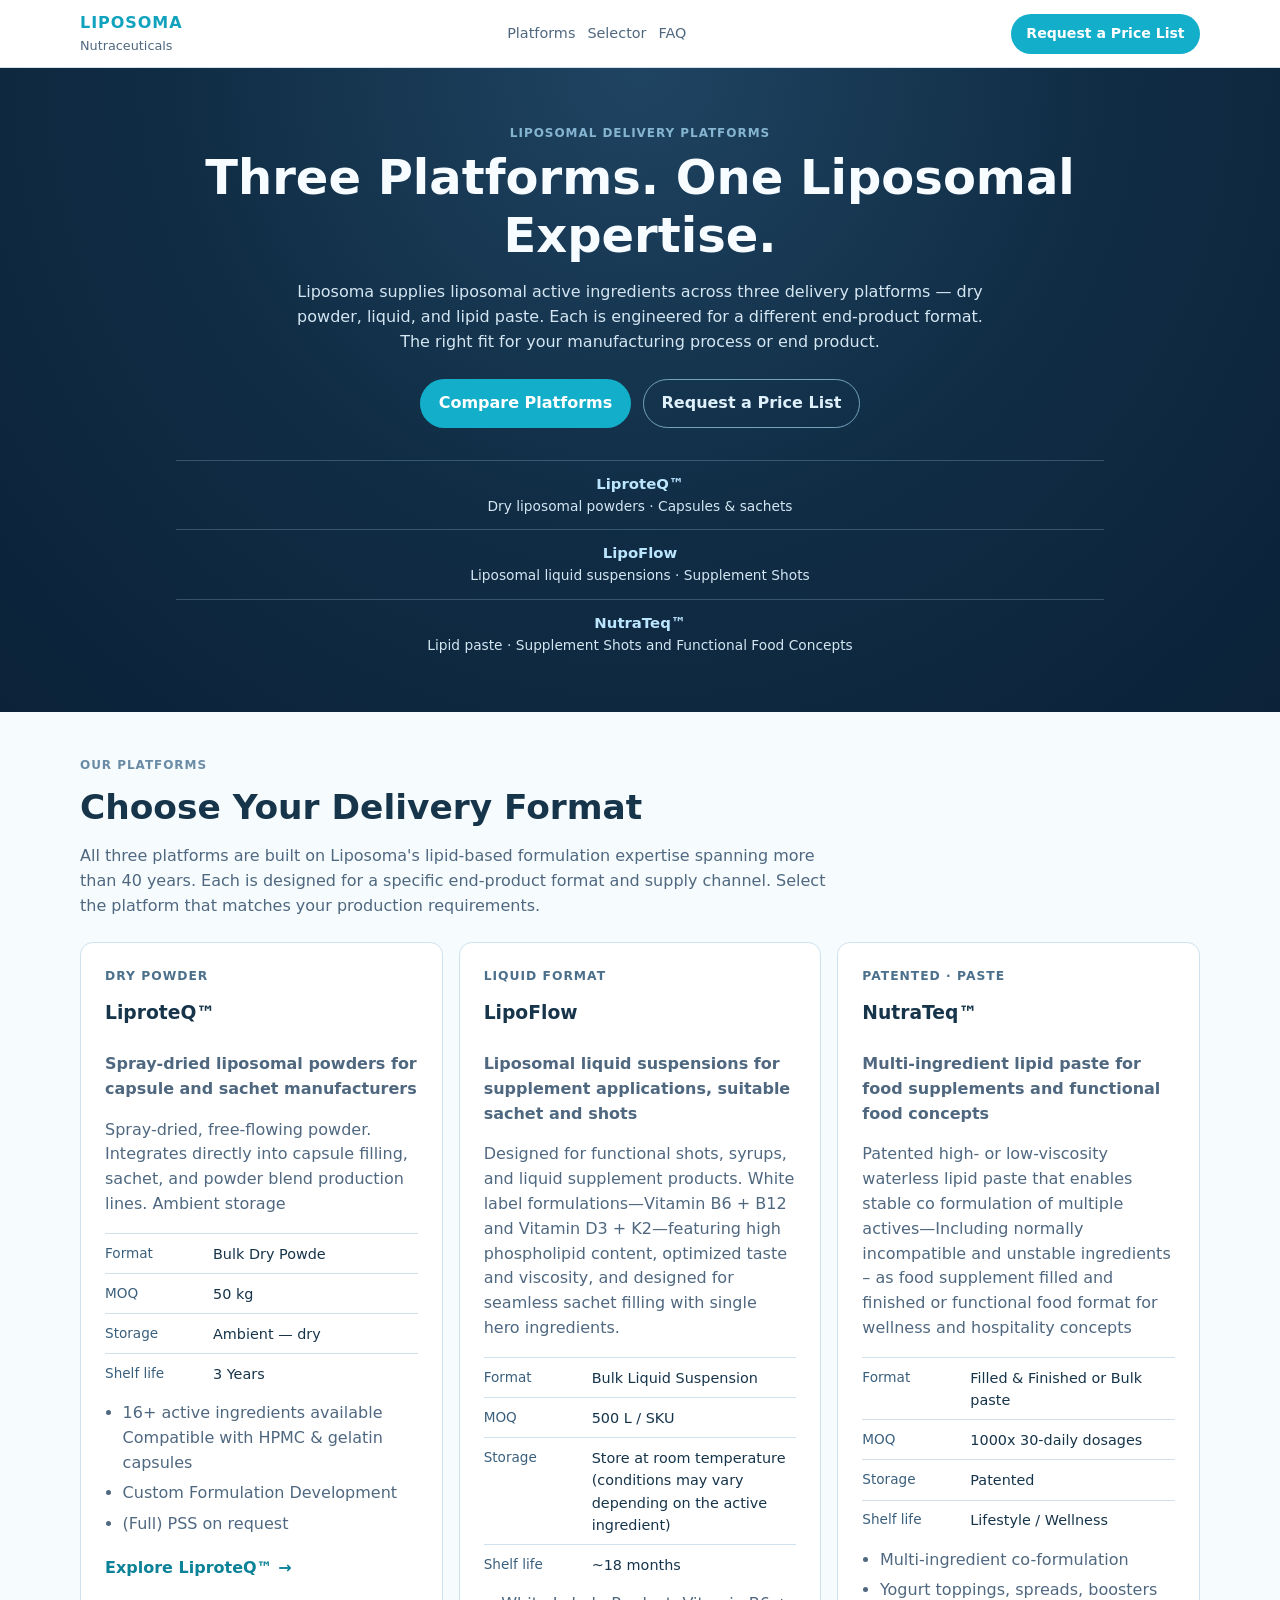
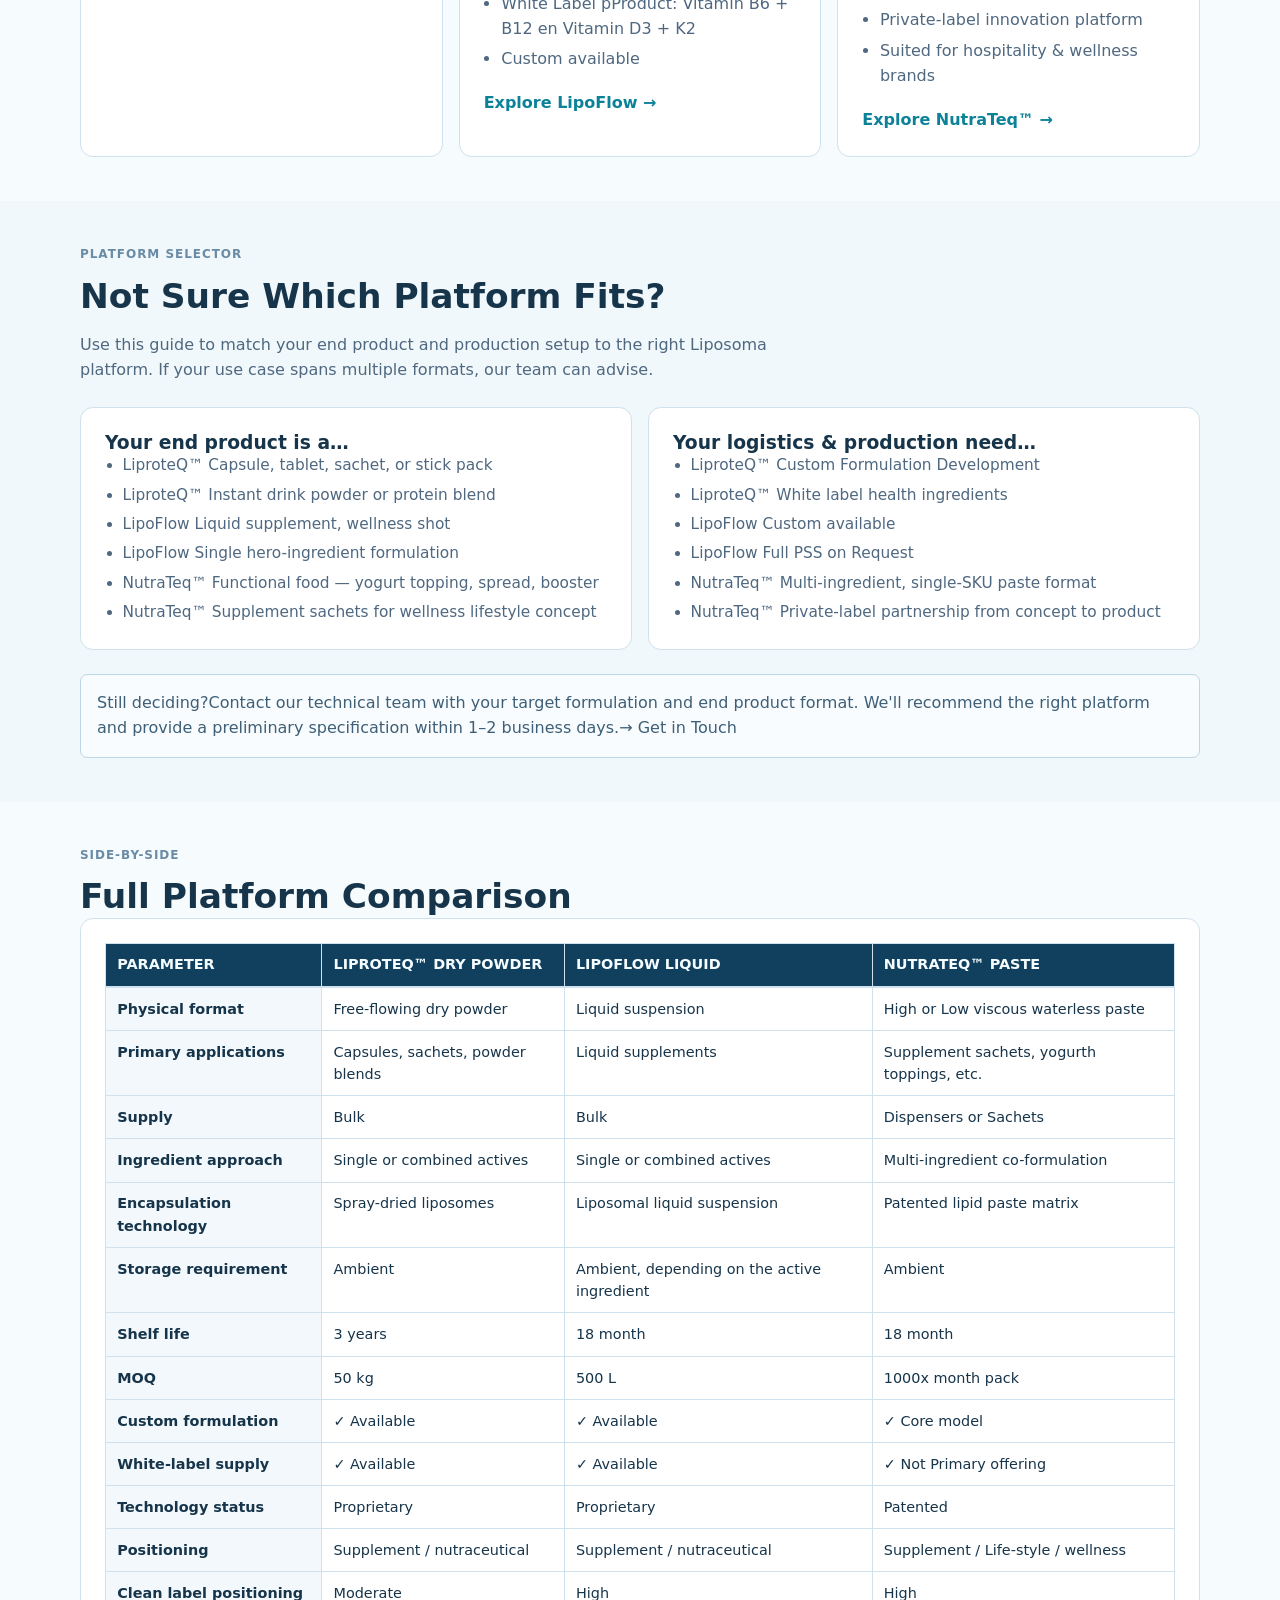
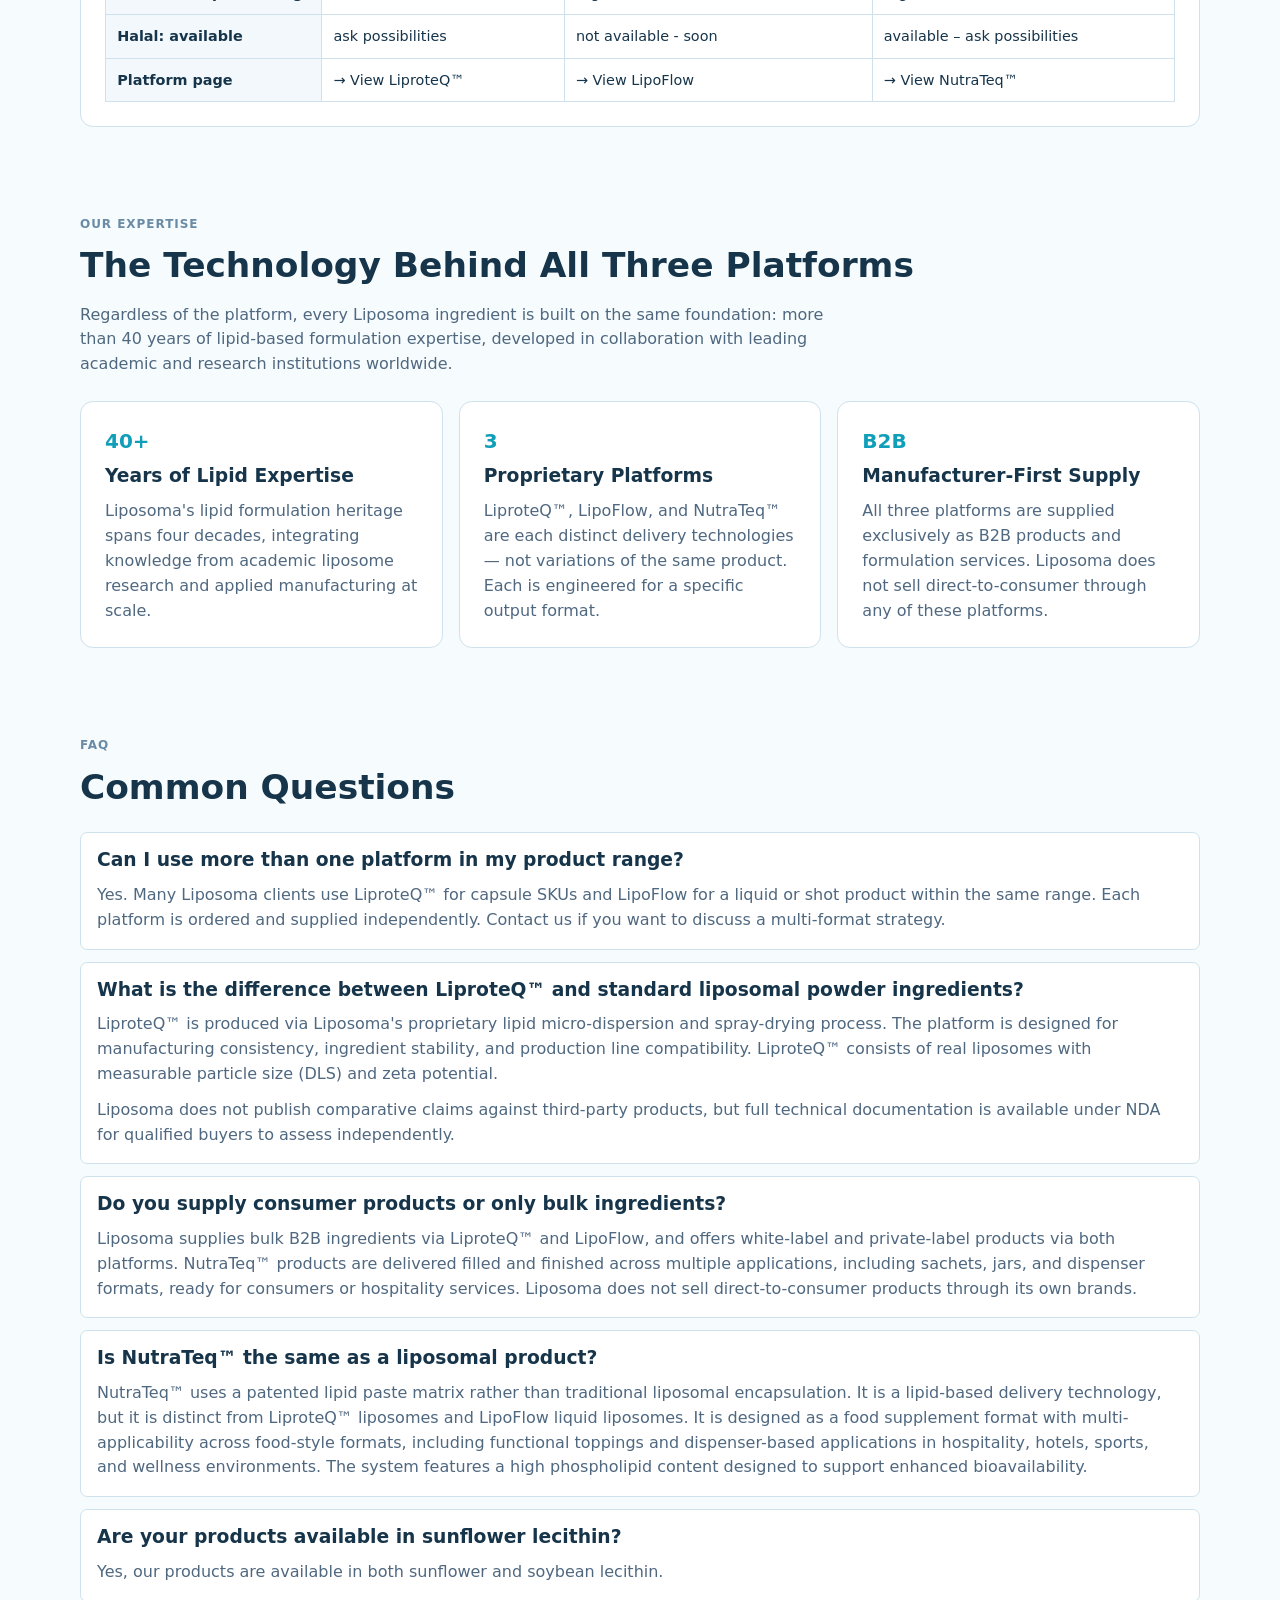
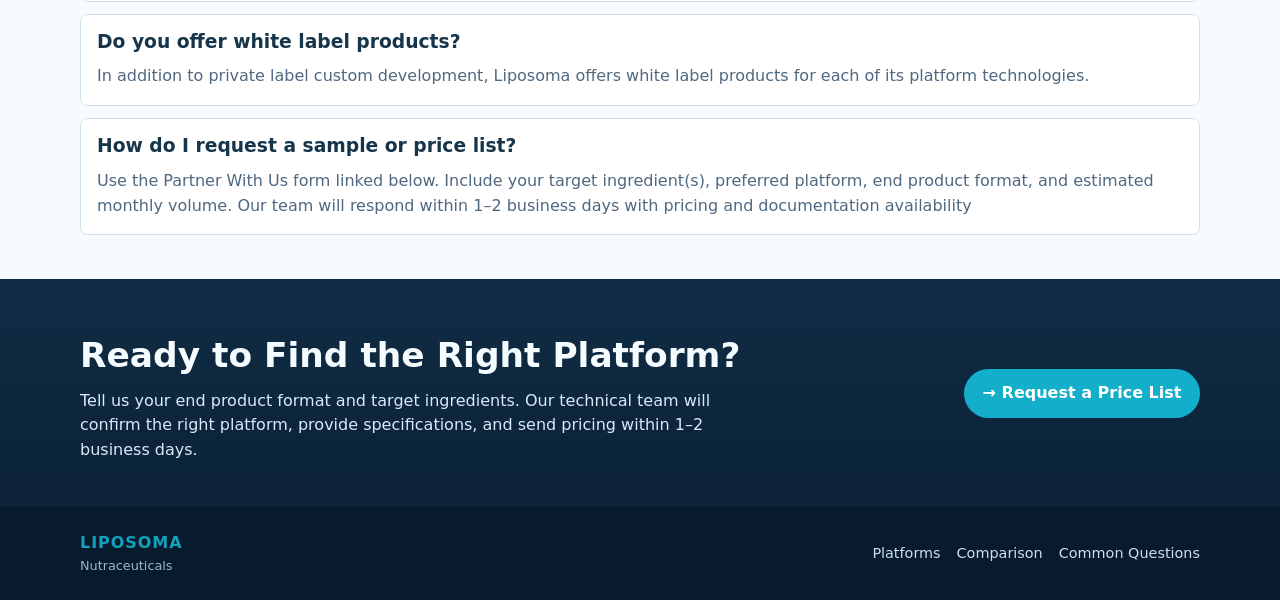
<file: Liposoma Nutra/delivery-platform-page/index.html>
<!doctype html>
<html lang="en">
  <head>
    <meta charset="utf-8" />
    <meta name="viewport" content="width=device-width, initial-scale=1" />
    <title>Three Platforms. One Liposomal Expertise.</title>
    <meta
      name="description"
      content="Liposoma supplies liposomal active ingredients across dry powder, liquid, and lipid paste delivery platforms."
    />
    <link rel="stylesheet" href="./assets/css/styles.css" />
  </head>
  <body>
    <a class="skip-link" href="#main-content">Skip to main content</a>

    <!-- Site header -->
    <header class="site-header">
      <div class="container header-inner">
        <a class="brand" href="#" aria-label="Liposoma home">
          <span class="brand-mark">LIPOSOMA</span>
          <span class="brand-sub">Nutraceuticals</span>
        </a>
        <nav class="top-nav" aria-label="Primary">
          <a href="#our-platforms">Platforms</a>
          <a href="#platform-selector">Selector</a>
          <a href="#faq">FAQ</a>
        </nav>
        <a class="btn btn-primary btn-sm" href="#request-price-list">Request a Price List</a>
      </div>
    </header>

    <main id="main-content">
      <!-- Hero section -->
      <section class="section section-hero">
        <div class="container hero-content">
          <p class="eyebrow">Liposomal Delivery Platforms</p>
          <h1>Three Platforms. One Liposomal Expertise.</h1>
          <p class="hero-intro">
            Liposoma supplies liposomal active ingredients across three delivery platforms
            — dry powder, liquid, and lipid paste. Each is engineered for a different
            end-product format. The right fit for your manufacturing process or end
            product.
          </p>
          <div class="action-row">
            <a class="btn btn-primary" href="#comparison">Compare Platforms</a>
            <a class="btn btn-secondary" href="#request-price-list">Request a Price List</a>
          </div>
          <ul class="platform-pills" aria-label="Platform overview">
            <li>
              <strong>LiproteQ™</strong>
              <span>Dry liposomal powders · Capsules &amp; sachets</span>
            </li>
            <li>
              <strong>LipoFlow</strong>
              <span>Liposomal liquid suspensions · Supplement Shots</span>
            </li>
            <li>
              <strong>NutraTeq™</strong>
              <span>Lipid paste · Supplement Shots and Functional Food Concepts</span>
            </li>
          </ul>
        </div>
      </section>

      <!-- Platforms section -->
      <section class="section" id="our-platforms">
        <div class="container">
          <p class="eyebrow">Our Platforms</p>
          <h2>Choose Your Delivery Format</h2>
          <p class="section-intro">
            All three platforms are built on Liposoma's lipid-based formulation expertise
            spanning more than 40 years. Each is designed for a specific end-product
            format and supply channel. Select the platform that matches your production
            requirements.
          </p>

          <div class="cards-grid cards-grid-3">
            <article class="card platform-card">
              <p class="platform-type">Dry Powder</p>
              <h3>LiproteQ™</h3>
              <p class="platform-subhead">
                Spray-dried liposomal powders for capsule and sachet manufacturers
              </p>
              <p>
                Spray-dried, free-flowing powder. Integrates directly into capsule
                filling, sachet, and powder blend production lines. Ambient storage
              </p>
              <dl class="spec-list">
                <div>
                  <dt>Format</dt>
                  <dd>Bulk Dry Powde</dd>
                </div>
                <div>
                  <dt>MOQ</dt>
                  <dd>50 kg</dd>
                </div>
                <div>
                  <dt>Storage</dt>
                  <dd>Ambient — dry</dd>
                </div>
                <div>
                  <dt>Shelf life</dt>
                  <dd>3 Years</dd>
                </div>
              </dl>
              <ul class="feature-list">
                <li>16+ active ingredients available Compatible with HPMC &amp; gelatin capsules</li>
                <li>Custom Formulation Development</li>
                <li>(Full) PSS on request</li>
              </ul>
              <a class="text-link" href="#">Explore LiproteQ™ →</a>
            </article>

            <article class="card platform-card">
              <p class="platform-type">Liquid Format</p>
              <h3>LipoFlow</h3>
              <p class="platform-subhead">
                Liposomal liquid suspensions for supplement applications, suitable sachet
                and shots
              </p>
              <p>
                Designed for functional shots, syrups, and liquid supplement products.
                White label formulations—Vitamin B6 + B12 and Vitamin D3 + K2—featuring
                high phospholipid content, optimized taste and viscosity, and designed for
                seamless sachet filling with single hero ingredients.
              </p>
              <dl class="spec-list">
                <div>
                  <dt>Format</dt>
                  <dd>Bulk Liquid Suspension</dd>
                </div>
                <div>
                  <dt>MOQ</dt>
                  <dd>500 L / SKU</dd>
                </div>
                <div>
                  <dt>Storage</dt>
                  <dd>Store at room temperature (conditions may vary depending on the active ingredient)</dd>
                </div>
                <div>
                  <dt>Shelf life</dt>
                  <dd>~18 months</dd>
                </div>
              </dl>
              <ul class="feature-list">
                <li>White Label pProduct: Vitamin B6 + B12 en Vitamin D3 + K2</li>
                <li>Custom available</li>
              </ul>
              <a class="text-link" href="#">Explore LipoFlow →</a>
            </article>

            <article class="card platform-card">
              <p class="platform-type">Patented · Paste</p>
              <h3>NutraTeq™</h3>
              <p class="platform-subhead">
                Multi-ingredient lipid paste for food supplements and functional food
                concepts
              </p>
              <p>
                Patented high- or low-viscosity waterless lipid paste that enables stable
                co formulation of multiple actives—Including normally incompatible and
                unstable ingredients – as food supplement filled and finished or
                functional food format for wellness and hospitality concepts
              </p>
              <dl class="spec-list">
                <div>
                  <dt>Format</dt>
                  <dd>Filled &amp; Finished or Bulk paste</dd>
                </div>
                <div>
                  <dt>MOQ</dt>
                  <dd>1000x 30-daily dosages</dd>
                </div>
                <div>
                  <dt>Storage</dt>
                  <dd>Patented</dd>
                </div>
                <div>
                  <dt>Shelf life</dt>
                  <dd>Lifestyle / Wellness</dd>
                </div>
              </dl>
              <ul class="feature-list">
                <li>Multi-ingredient co-formulation</li>
                <li>Yogurt toppings, spreads, boosters</li>
                <li>Private-label innovation platform</li>
                <li>Suited for hospitality &amp; wellness brands</li>
              </ul>
              <a class="text-link" href="#">Explore NutraTeq™ →</a>
            </article>
          </div>
        </div>
      </section>

      <!-- Platform selector -->
      <section class="section section-soft" id="platform-selector">
        <div class="container">
          <p class="eyebrow">Platform Selector</p>
          <h2>Not Sure Which Platform Fits?</h2>
          <p class="section-intro">
            Use this guide to match your end product and production setup to the right
            Liposoma platform. If your use case spans multiple formats, our team can
            advise.
          </p>
          <div class="selector-grid">
            <article class="card">
              <h3>Your end product is a…</h3>
              <ul class="feature-list compact">
                <li>LiproteQ™ Capsule, tablet, sachet, or stick pack</li>
                <li>LiproteQ™ Instant drink powder or protein blend</li>
                <li>LipoFlow Liquid supplement, wellness shot</li>
                <li>LipoFlow Single hero-ingredient formulation</li>
                <li>NutraTeq™ Functional food — yogurt topping, spread, booster</li>
                <li>NutraTeq™ Supplement sachets for wellness lifestyle concept</li>
              </ul>
            </article>
            <article class="card">
              <h3>Your logistics &amp; production need…</h3>
              <ul class="feature-list compact">
                <li>LiproteQ™ Custom Formulation Development</li>
                <li>LiproteQ™ White label health ingredients</li>
                <li>LipoFlow Custom available</li>
                <li>LipoFlow Full PSS on Request</li>
                <li>NutraTeq™ Multi-ingredient, single-SKU paste format</li>
                <li>NutraTeq™ Private-label partnership from concept to product</li>
              </ul>
            </article>
          </div>
          <p class="selector-note">
            Still deciding?Contact our technical team with your target formulation and end
            product format. We'll recommend the right platform and provide a preliminary
            specification within 1–2 business days.→ Get in Touch
          </p>
        </div>
      </section>

      <!-- Side-by-side comparison -->
      <section class="section" id="comparison">
        <div class="container">
          <p class="eyebrow">Side-by-Side</p>
          <h2>Full Platform Comparison</h2>
          <div class="table-wrap card">
            <table>
              <caption class="sr-only">Full platform comparison table</caption>
              <thead>
                <tr>
                  <th scope="col">PARAMETER</th>
                  <th scope="col">LIPROTEQ™ DRY POWDER</th>
                  <th scope="col">LIPOFLOW LIQUID</th>
                  <th scope="col">NUTRATEQ™ PASTE</th>
                </tr>
              </thead>
              <tbody>
                <tr>
                  <th scope="row">Physical format</th>
                  <td>Free-flowing dry powder</td>
                  <td>Liquid suspension</td>
                  <td>High or Low viscous waterless paste</td>
                </tr>
                <tr>
                  <th scope="row">Primary applications</th>
                  <td>Capsules, sachets, powder blends</td>
                  <td>Liquid supplements</td>
                  <td>Supplement sachets, yogurth toppings, etc.</td>
                </tr>
                <tr>
                  <th scope="row">Supply</th>
                  <td>Bulk</td>
                  <td>Bulk</td>
                  <td>Dispensers or Sachets</td>
                </tr>
                <tr>
                  <th scope="row">Ingredient approach</th>
                  <td>Single or combined actives</td>
                  <td>Single or combined actives</td>
                  <td>Multi-ingredient co-formulation</td>
                </tr>
                <tr>
                  <th scope="row">Encapsulation technology</th>
                  <td>Spray-dried liposomes</td>
                  <td>Liposomal liquid suspension</td>
                  <td>Patented lipid paste matrix</td>
                </tr>
                <tr>
                  <th scope="row">Storage requirement</th>
                  <td>Ambient</td>
                  <td>Ambient, depending on the active ingredient</td>
                  <td>Ambient</td>
                </tr>
                <tr>
                  <th scope="row">Shelf life</th>
                  <td>3 years</td>
                  <td>18 month</td>
                  <td>18 month</td>
                </tr>
                <tr>
                  <th scope="row">MOQ</th>
                  <td>50 kg</td>
                  <td>500 L</td>
                  <td>1000x month pack</td>
                </tr>
                <tr>
                  <th scope="row">Custom formulation</th>
                  <td>✓ Available</td>
                  <td>✓ Available</td>
                  <td>✓ Core model</td>
                </tr>
                <tr>
                  <th scope="row">White-label supply</th>
                  <td>✓ Available</td>
                  <td>✓ Available</td>
                  <td>✓ Not Primary offering</td>
                </tr>
                <tr>
                  <th scope="row">Technology status</th>
                  <td>Proprietary</td>
                  <td>Proprietary</td>
                  <td>Patented</td>
                </tr>
                <tr>
                  <th scope="row">Positioning</th>
                  <td>Supplement / nutraceutical</td>
                  <td>Supplement / nutraceutical</td>
                  <td>Supplement / Life-style / wellness</td>
                </tr>
                <tr>
                  <th scope="row">Clean label positioning</th>
                  <td>Moderate</td>
                  <td>High</td>
                  <td>High</td>
                </tr>
                <tr>
                  <th scope="row">Halal: available</th>
                  <td>ask possibilities</td>
                  <td>not available - soon</td>
                  <td>available – ask possibilities</td>
                </tr>
                <tr>
                  <th scope="row">Platform page</th>
                  <td>→ View LiproteQ™</td>
                  <td>→ View LipoFlow</td>
                  <td>→ View NutraTeq™</td>
                </tr>
              </tbody>
            </table>
          </div>
        </div>
      </section>

      <!-- Expertise section -->
      <section class="section section-expertise">
        <div class="container">
          <p class="eyebrow">Our Expertise</p>
          <h2>The Technology Behind All Three Platforms</h2>
          <p class="section-intro">
            Regardless of the platform, every Liposoma ingredient is built on the same
            foundation: more than 40 years of lipid-based formulation expertise, developed
            in collaboration with leading academic and research institutions worldwide.
          </p>
          <div class="cards-grid cards-grid-3">
            <article class="card">
              <p class="metric">40+</p>
              <h3>Years of Lipid Expertise</h3>
              <p>
                Liposoma's lipid formulation heritage spans four decades, integrating
                knowledge from academic liposome research and applied manufacturing at
                scale.
              </p>
            </article>
            <article class="card">
              <p class="metric">3</p>
              <h3>Proprietary Platforms</h3>
              <p>
                LiproteQ™, LipoFlow, and NutraTeq™ are each distinct delivery technologies
                — not variations of the same product. Each is engineered for a specific
                output format.
              </p>
            </article>
            <article class="card">
              <p class="metric">B2B</p>
              <h3>Manufacturer-First Supply</h3>
              <p>
                All three platforms are supplied exclusively as B2B products and
                formulation services. Liposoma does not sell direct-to-consumer through any
                of these platforms.
              </p>
            </article>
          </div>
        </div>
      </section>

      <!-- FAQ section -->
      <section class="section" id="faq">
        <div class="container">
          <p class="eyebrow">FAQ</p>
          <h2>Common Questions</h2>
          <div class="faq-list">
            <article class="faq-item">
              <h3>Can I use more than one platform in my product range?</h3>
              <p>
                Yes. Many Liposoma clients use LiproteQ™ for capsule SKUs and LipoFlow for
                a liquid or shot product within the same range. Each platform is ordered
                and supplied independently. Contact us if you want to discuss a
                multi-format strategy.
              </p>
            </article>
            <article class="faq-item">
              <h3>
                What is the difference between LiproteQ™ and standard liposomal powder
                ingredients?
              </h3>
              <p>
                LiproteQ™ is produced via Liposoma's proprietary lipid micro-dispersion and
                spray-drying process. The platform is designed for manufacturing
                consistency, ingredient stability, and production line compatibility.
                LiproteQ™ consists of real liposomes with measurable particle size (DLS)
                and zeta potential.
              </p>
              <p>
                Liposoma does not publish comparative claims against third-party products,
                but full technical documentation is available under NDA for qualified
                buyers to assess independently.
              </p>
            </article>
            <article class="faq-item">
              <h3>Do you supply consumer products or only bulk ingredients?</h3>
              <p>
                Liposoma supplies bulk B2B ingredients via LiproteQ™ and LipoFlow, and
                offers white-label and private-label products via both platforms.
                NutraTeq™ products are delivered filled and finished across multiple
                applications, including sachets, jars, and dispenser formats, ready for
                consumers or hospitality services. Liposoma does not sell direct-to-consumer
                products through its own brands.
              </p>
            </article>
            <article class="faq-item">
              <h3>Is NutraTeq™ the same as a liposomal product?</h3>
              <p>
                NutraTeq™ uses a patented lipid paste matrix rather than traditional
                liposomal encapsulation. It is a lipid-based delivery technology, but it is
                distinct from LiproteQ™ liposomes and LipoFlow liquid liposomes. It is
                designed as a food supplement format with multi-applicability across
                food-style formats, including functional toppings and dispenser-based
                applications in hospitality, hotels, sports, and wellness environments. The
                system features a high phospholipid content designed to support enhanced
                bioavailability.
              </p>
            </article>
            <article class="faq-item">
              <h3>Are your products available in sunflower lecithin?</h3>
              <p>
                Yes, our products are available in both sunflower and soybean lecithin.
              </p>
            </article>
            <article class="faq-item">
              <h3>Do you offer white label products?</h3>
              <p>
                In addition to private label custom development, Liposoma offers white
                label products for each of its platform technologies.
              </p>
            </article>
            <article class="faq-item">
              <h3>How do I request a sample or price list?</h3>
              <p>
                Use the Partner With Us form linked below. Include your target
                ingredient(s), preferred platform, end product format, and estimated
                monthly volume. Our team will respond within 1–2 business days with pricing
                and documentation availability
              </p>
            </article>
          </div>
        </div>
      </section>

      <!-- Final CTA -->
      <section class="section section-cta" id="request-price-list">
        <div class="container cta-inner">
          <div>
            <h2>Ready to Find the Right Platform?</h2>
            <p>
              Tell us your end product format and target ingredients. Our technical team
              will confirm the right platform, provide specifications, and send pricing
              within 1–2 business days.
            </p>
          </div>
          <a class="btn btn-primary" href="#">→ Request a Price List</a>
        </div>
      </section>
    </main>

    <!-- Footer -->
    <footer class="site-footer">
      <div class="container footer-inner">
        <a class="brand brand-footer" href="#" aria-label="Liposoma home">
          <span class="brand-mark">LIPOSOMA</span>
          <span class="brand-sub">Nutraceuticals</span>
        </a>
        <nav aria-label="Footer">
          <a href="#our-platforms">Platforms</a>
          <a href="#comparison">Comparison</a>
          <a href="#faq">Common Questions</a>
        </nav>
      </div>
    </footer>
  </body>
</html>
</file>
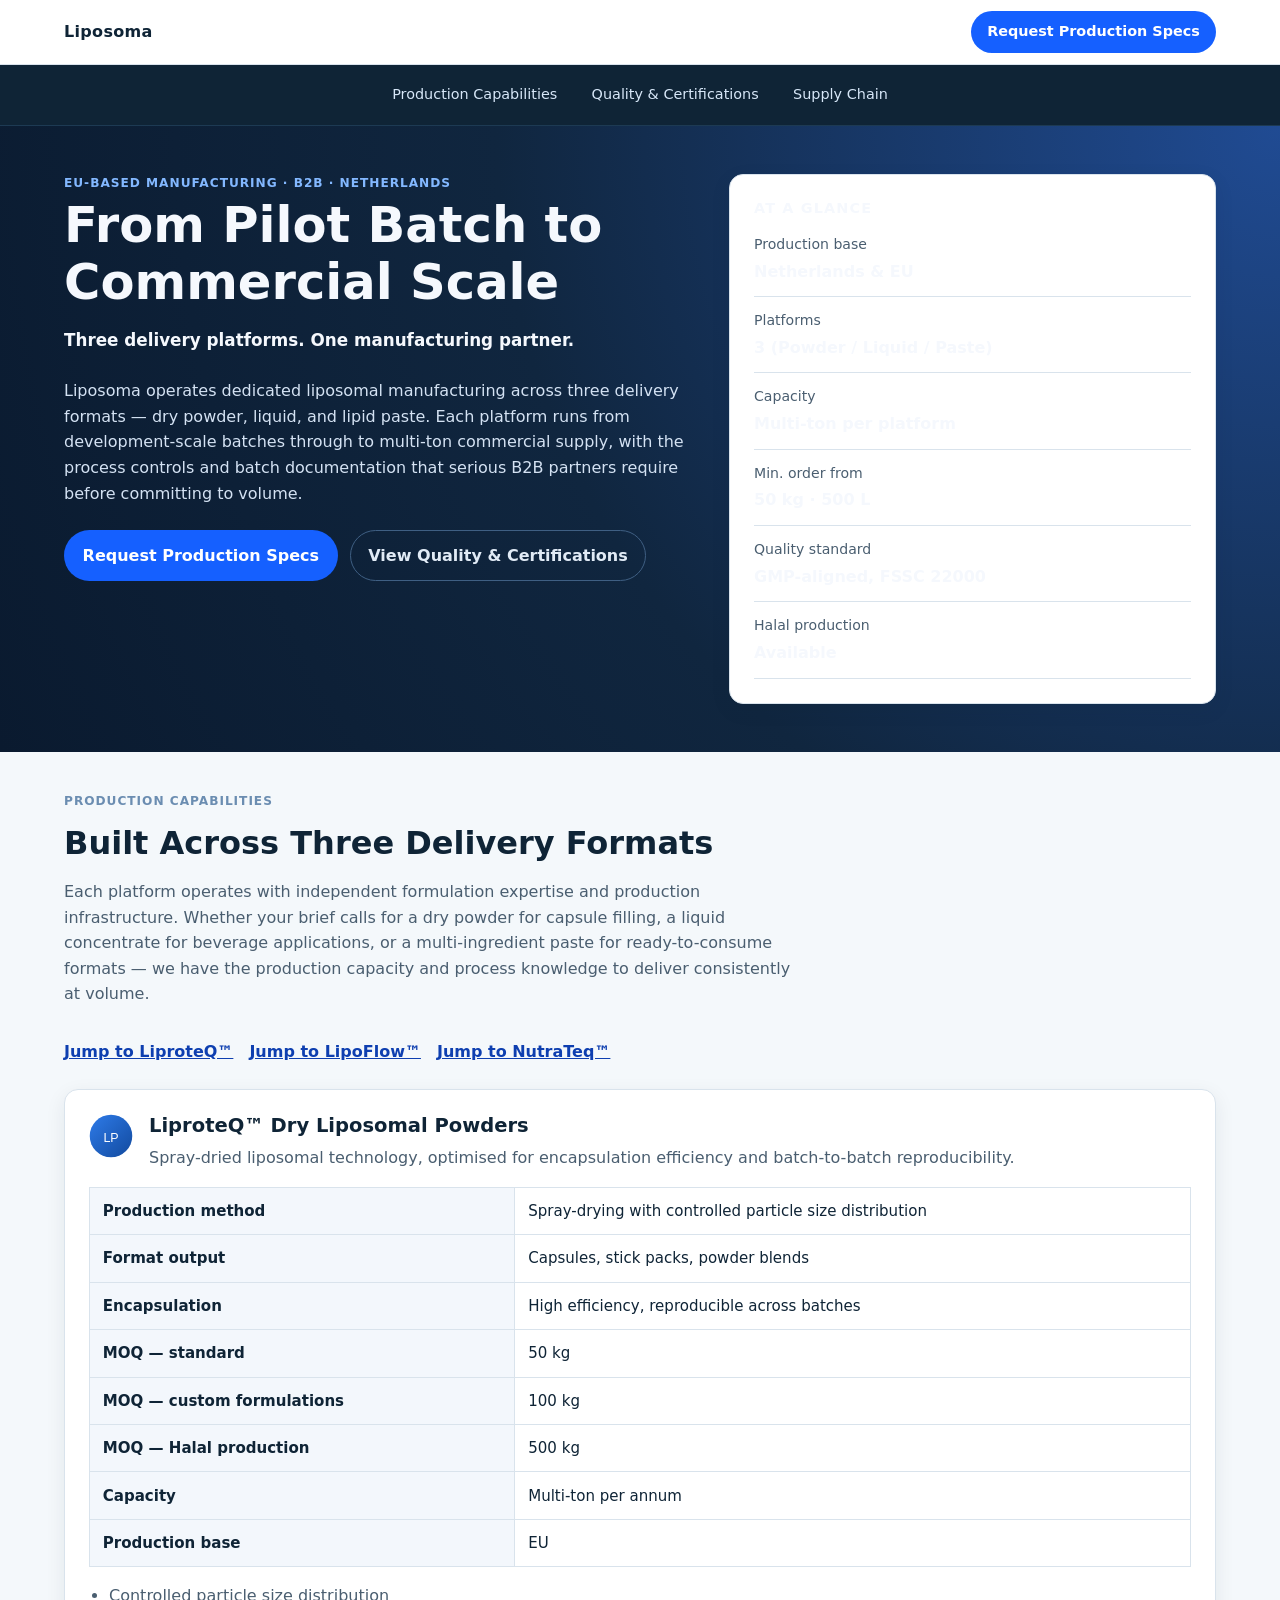
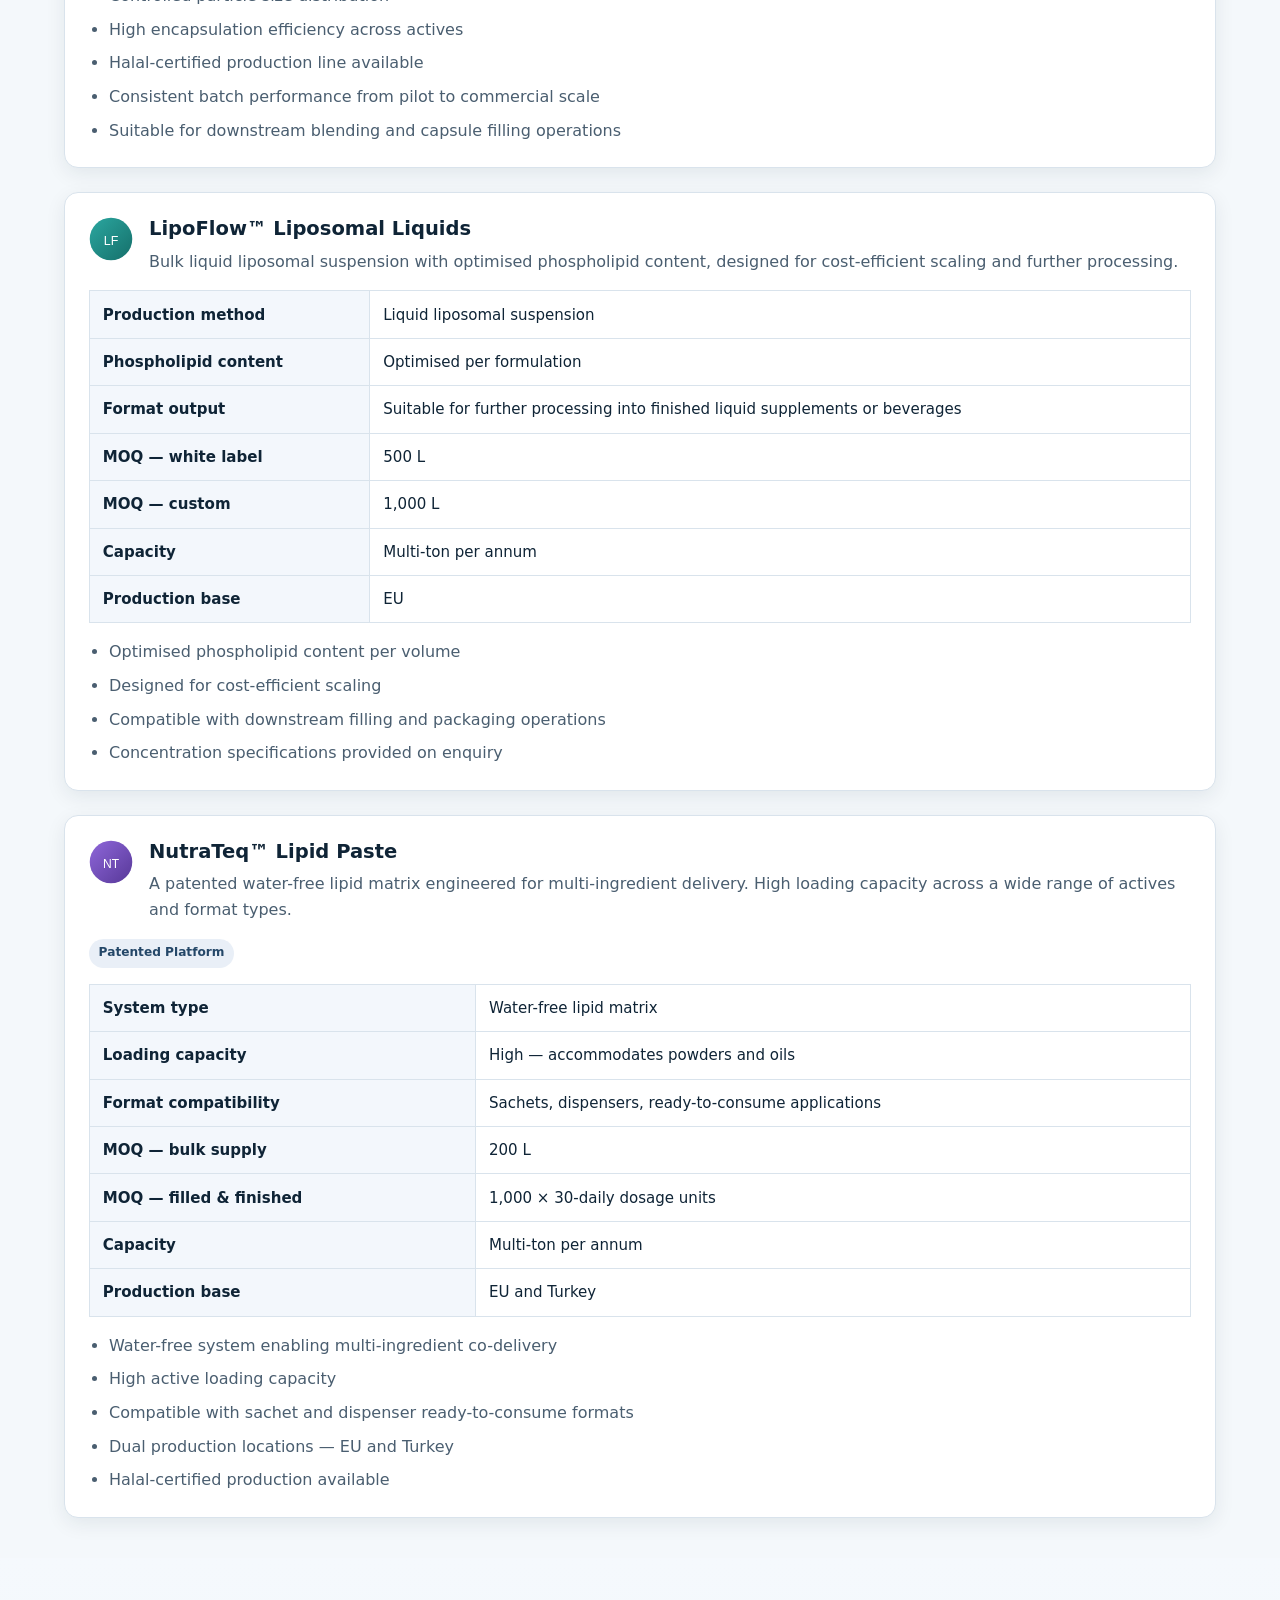
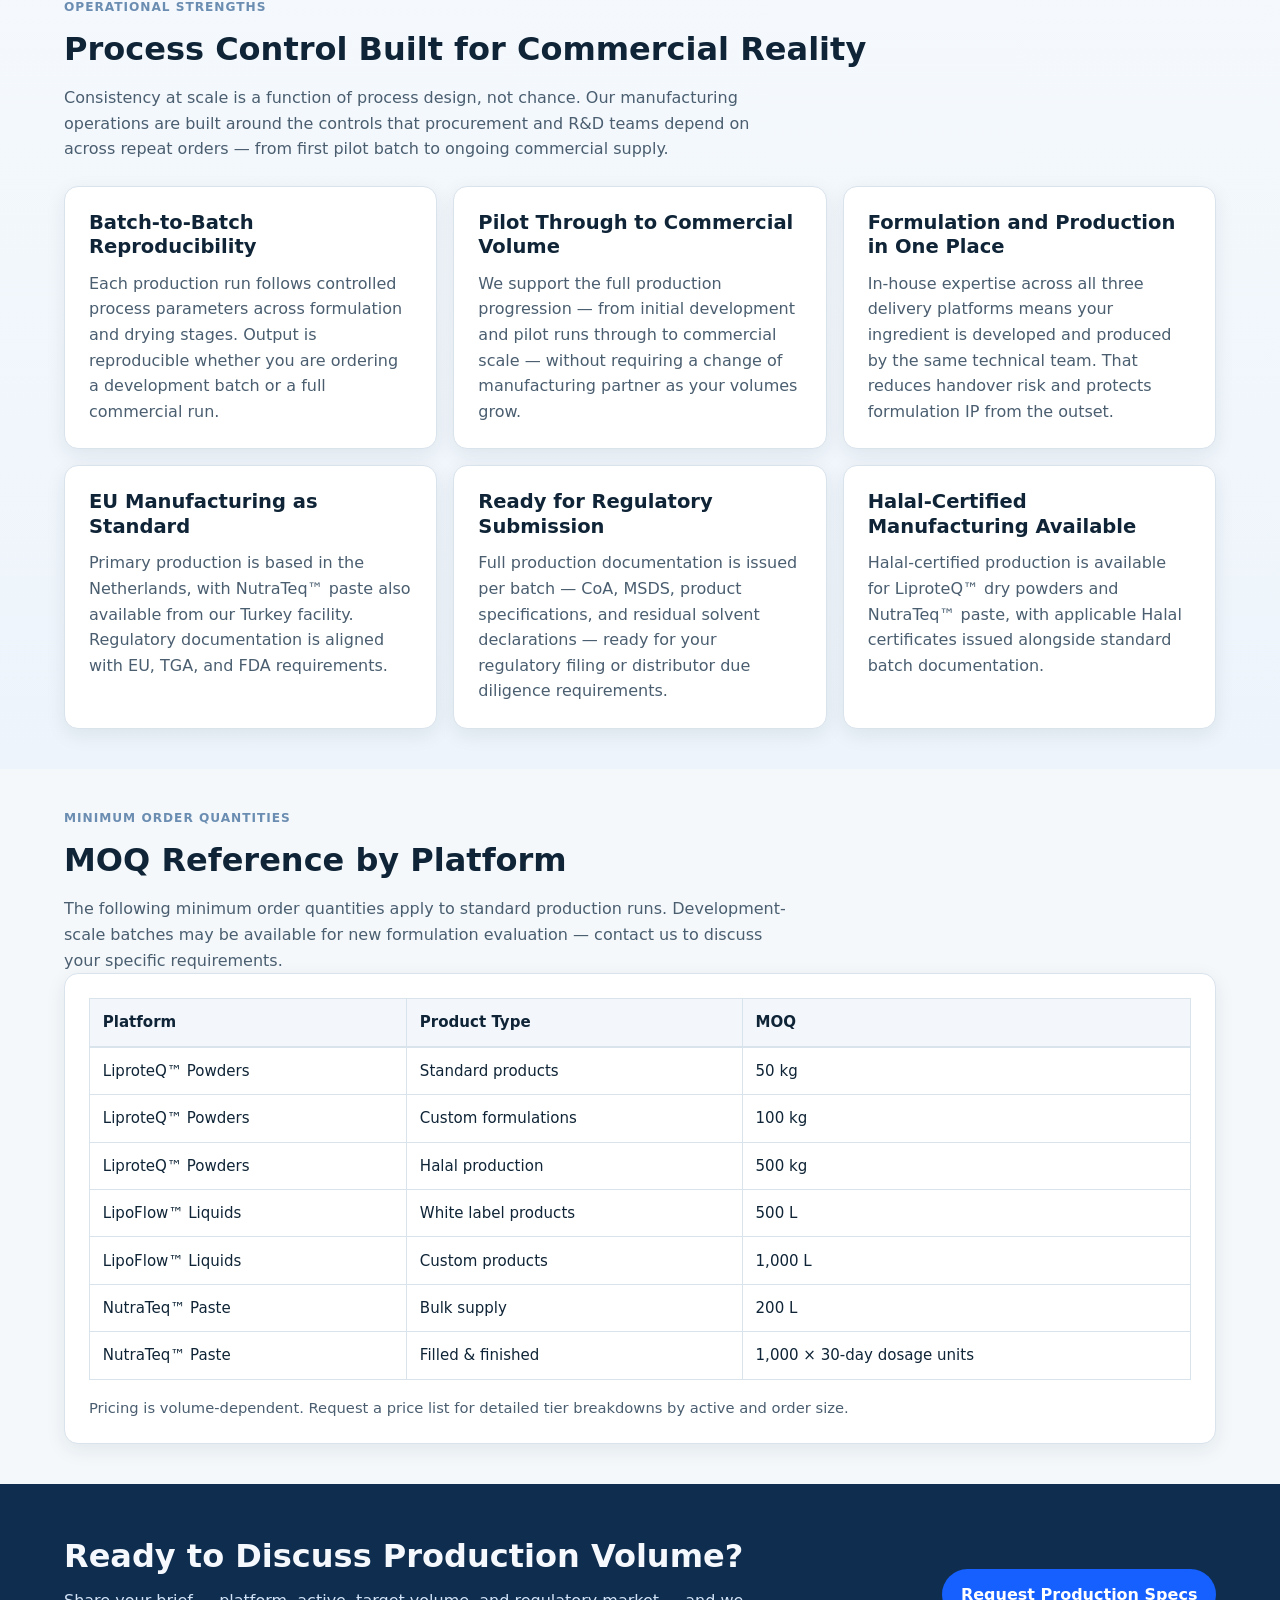
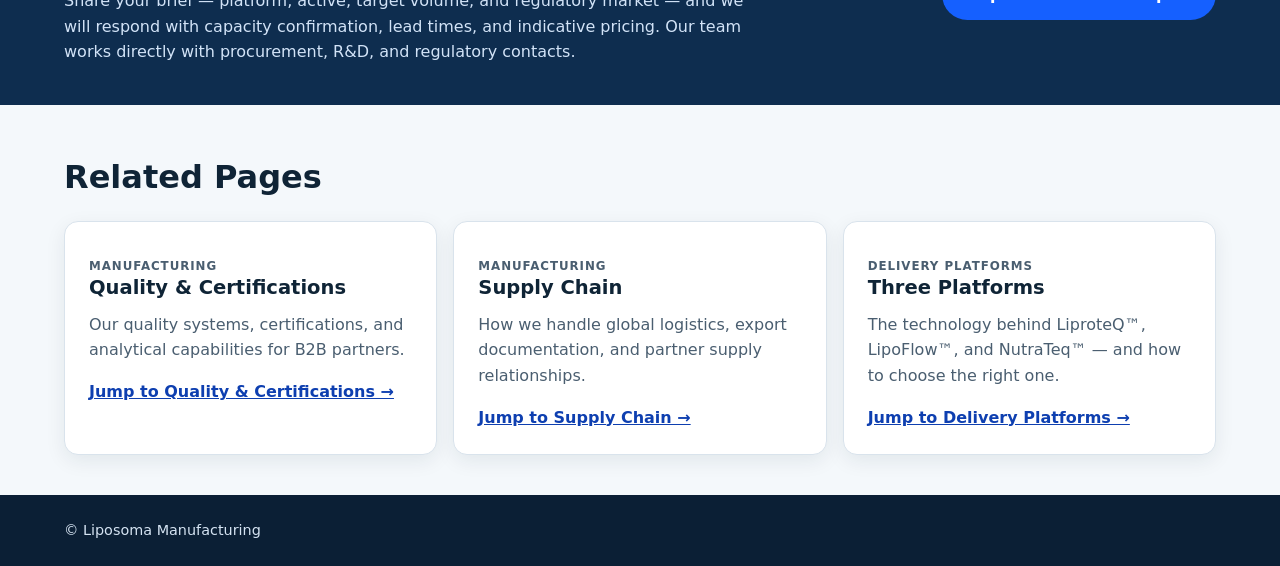
<file: Liposoma Nutra/landing-page/index.html>
<!doctype html>
<html lang="en">
  <head>
    <meta charset="utf-8" />
    <meta name="viewport" content="width=device-width, initial-scale=1" />
    <title>Liposoma | Manufacturing Capabilities</title>
    <meta
      name="description"
      content="EU-based liposomal manufacturing across dry powder, liquid, and lipid paste platforms."
    />
    <link rel="stylesheet" href="./assets/css/styles.css" />
  </head>
  <body>
    <a class="skip-link" href="#main-content">Skip to main content</a>

    <!-- Header -->
    <header class="site-header">
      <div class="container header-inner">
        <p class="brand">Liposoma</p>
        <a class="btn btn-primary btn-sm" href="#contact-cta">Request Production Specs</a>
      </div>
    </header>

    <!-- Platform Sub-Nav (Manufacturing section switcher) -->
    <nav class="sub-nav" aria-label="Manufacturing section switcher">
      <div class="container sub-nav-inner">
        <a href="#production-capabilities">Production Capabilities</a>
        <a href="#quality-and-certifications">Quality &amp; Certifications</a>
        <a href="#supply-chain">Supply Chain</a>
      </div>
    </nav>

    <main id="main-content">
      <!-- Hero Section -->
      <section class="section section-hero">
        <div class="container hero-grid">
          <div class="hero-content">
            <p class="eyebrow">EU-Based Manufacturing · B2B · Netherlands</p>
            <h1>From Pilot Batch to Commercial Scale</h1>
            <p class="hero-sub">Three delivery platforms. One manufacturing partner.</p>
            <p class="hero-intro">
              Liposoma operates dedicated liposomal manufacturing across three delivery
              formats — dry powder, liquid, and lipid paste. Each platform runs from
              development-scale batches through to multi-ton commercial supply, with the
              process controls and batch documentation that serious B2B partners require
              before committing to volume.
            </p>
            <div class="action-row">
              <a class="btn btn-primary" href="#contact-cta">Request Production Specs</a>
              <a class="btn btn-secondary" href="#quality-and-certifications"
                >View Quality &amp; Certifications</a
              >
            </div>
          </div>

          <!-- Hero Stat Card -->
          <aside class="card stat-card">
            <h3 class="card-title">AT A GLANCE</h3>
            <dl class="stat-list">
              <div>
                <dt>Production base</dt>
                <dd>Netherlands &amp; EU</dd>
              </div>
              <div>
                <dt>Platforms</dt>
                <dd>3 (Powder / Liquid / Paste)</dd>
              </div>
              <div>
                <dt>Capacity</dt>
                <dd>Multi-ton per platform</dd>
              </div>
              <div>
                <dt>Min. order from</dt>
                <dd>50 kg · 500 L</dd>
              </div>
              <div>
                <dt>Quality standard</dt>
                <dd>GMP-aligned, FSSC 22000</dd>
              </div>
              <div>
                <dt>Halal production</dt>
                <dd>Available</dd>
              </div>
            </dl>
          </aside>
        </div>
      </section>

      <!-- Section 1: Platform Production Specs -->
      <section class="section" id="production-capabilities">
        <div class="container">
          <p class="eyebrow">Production Capabilities</p>
          <h2>Built Across Three Delivery Formats</h2>
          <p class="section-intro">
            Each platform operates with independent formulation expertise and production
            infrastructure. Whether your brief calls for a dry powder for capsule filling,
            a liquid concentrate for beverage applications, or a multi-ingredient paste for
            ready-to-consume formats — we have the production capacity and process
            knowledge to deliver consistently at volume.
          </p>
          <nav class="section-jump-nav" aria-label="Jump to platform details">
            <a class="text-link" href="#liproteq-platform">Jump to LiproteQ™</a>
            <a class="text-link" href="#lipoflow-platform">Jump to LipoFlow™</a>
            <a class="text-link" href="#nutrateq-platform">Jump to NutraTeq™</a>
          </nav>

          <div class="stack-lg">
            <!-- Platform 1: LiproteQ -->
            <article class="card platform-card" id="liproteq-platform">
              <div class="platform-header">
                <img
                  class="platform-icon"
                  src="./assets/placeholders/platform-liproteq.svg"
                  alt=""
                  width="44"
                  height="44"
                />
                <div>
                  <h3>LiproteQ™ Dry Liposomal Powders</h3>
                  <p>
                    Spray-dried liposomal technology, optimised for encapsulation
                    efficiency and batch-to-batch reproducibility.
                  </p>
                </div>
              </div>
              <div class="table-wrap">
                <table>
                  <caption class="sr-only">
                    LiproteQ Dry Liposomal Powders production specifications
                  </caption>
                  <tbody>
                    <tr>
                      <th scope="row">Production method</th>
                      <td>Spray-drying with controlled particle size distribution</td>
                    </tr>
                    <tr>
                      <th scope="row">Format output</th>
                      <td>Capsules, stick packs, powder blends</td>
                    </tr>
                    <tr>
                      <th scope="row">Encapsulation</th>
                      <td>High efficiency, reproducible across batches</td>
                    </tr>
                    <tr>
                      <th scope="row">MOQ — standard</th>
                      <td>50 kg</td>
                    </tr>
                    <tr>
                      <th scope="row">MOQ — custom formulations</th>
                      <td>100 kg</td>
                    </tr>
                    <tr>
                      <th scope="row">MOQ — Halal production</th>
                      <td>500 kg</td>
                    </tr>
                    <tr>
                      <th scope="row">Capacity</th>
                      <td>Multi-ton per annum</td>
                    </tr>
                    <tr>
                      <th scope="row">Production base</th>
                      <td>EU</td>
                    </tr>
                  </tbody>
                </table>
              </div>
              <ul class="feature-list">
                <li>Controlled particle size distribution</li>
                <li>High encapsulation efficiency across actives</li>
                <li>Halal-certified production line available</li>
                <li>Consistent batch performance from pilot to commercial scale</li>
                <li>Suitable for downstream blending and capsule filling operations</li>
              </ul>
            </article>

            <!-- Platform 2: LipoFlow -->
            <article class="card platform-card" id="lipoflow-platform">
              <div class="platform-header">
                <img
                  class="platform-icon"
                  src="./assets/placeholders/platform-lipoflow.svg"
                  alt=""
                  width="44"
                  height="44"
                />
                <div>
                  <h3>LipoFlow™ Liposomal Liquids</h3>
                  <p>
                    Bulk liquid liposomal suspension with optimised phospholipid content,
                    designed for cost-efficient scaling and further processing.
                  </p>
                </div>
              </div>
              <div class="table-wrap">
                <table>
                  <caption class="sr-only">
                    LipoFlow Liposomal Liquids production specifications
                  </caption>
                  <tbody>
                    <tr>
                      <th scope="row">Production method</th>
                      <td>Liquid liposomal suspension</td>
                    </tr>
                    <tr>
                      <th scope="row">Phospholipid content</th>
                      <td>Optimised per formulation</td>
                    </tr>
                    <tr>
                      <th scope="row">Format output</th>
                      <td>
                        Suitable for further processing into finished liquid supplements
                        or beverages
                      </td>
                    </tr>
                    <tr>
                      <th scope="row">MOQ — white label</th>
                      <td>500 L</td>
                    </tr>
                    <tr>
                      <th scope="row">MOQ — custom</th>
                      <td>1,000 L</td>
                    </tr>
                    <tr>
                      <th scope="row">Capacity</th>
                      <td>Multi-ton per annum</td>
                    </tr>
                    <tr>
                      <th scope="row">Production base</th>
                      <td>EU</td>
                    </tr>
                  </tbody>
                </table>
              </div>
              <ul class="feature-list">
                <li>Optimised phospholipid content per volume</li>
                <li>Designed for cost-efficient scaling</li>
                <li>Compatible with downstream filling and packaging operations</li>
                <li>Concentration specifications provided on enquiry</li>
              </ul>
            </article>

            <!-- Platform 3: NutraTeq -->
            <article class="card platform-card" id="nutrateq-platform">
              <div class="platform-header">
                <img
                  class="platform-icon"
                  src="./assets/placeholders/platform-nutrateq.svg"
                  alt=""
                  width="44"
                  height="44"
                />
                <div>
                  <h3>NutraTeq™ Lipid Paste</h3>
                  <p>
                    A patented water-free lipid matrix engineered for multi-ingredient
                    delivery. High loading capacity across a wide range of actives and
                    format types.
                  </p>
                </div>
              </div>
              <p class="badge">Patented Platform</p>
              <div class="table-wrap">
                <table>
                  <caption class="sr-only">
                    NutraTeq Lipid Paste production specifications
                  </caption>
                  <tbody>
                    <tr>
                      <th scope="row">System type</th>
                      <td>Water-free lipid matrix</td>
                    </tr>
                    <tr>
                      <th scope="row">Loading capacity</th>
                      <td>High — accommodates powders and oils</td>
                    </tr>
                    <tr>
                      <th scope="row">Format compatibility</th>
                      <td>Sachets, dispensers, ready-to-consume applications</td>
                    </tr>
                    <tr>
                      <th scope="row">MOQ — bulk supply</th>
                      <td>200 L</td>
                    </tr>
                    <tr>
                      <th scope="row">MOQ — filled &amp; finished</th>
                      <td>1,000 × 30-daily dosage units</td>
                    </tr>
                    <tr>
                      <th scope="row">Capacity</th>
                      <td>Multi-ton per annum</td>
                    </tr>
                    <tr>
                      <th scope="row">Production base</th>
                      <td>EU and Turkey</td>
                    </tr>
                  </tbody>
                </table>
              </div>
              <ul class="feature-list">
                <li>Water-free system enabling multi-ingredient co-delivery</li>
                <li>High active loading capacity</li>
                <li>Compatible with sachet and dispenser ready-to-consume formats</li>
                <li>Dual production locations — EU and Turkey</li>
                <li>Halal-certified production available</li>
              </ul>
            </article>
          </div>
        </div>
      </section>

      <!-- Section 2: Operational Strengths -->
      <section class="section section-soft" id="quality-and-certifications">
        <div class="container">
          <p class="eyebrow">Operational Strengths</p>
          <h2>Process Control Built for Commercial Reality</h2>
          <p class="section-intro">
            Consistency at scale is a function of process design, not chance. Our
            manufacturing operations are built around the controls that procurement and
            R&amp;D teams depend on across repeat orders — from first pilot batch to
            ongoing commercial supply.
          </p>

          <div class="cards-grid">
            <article class="card">
              <h3>Batch-to-Batch Reproducibility</h3>
              <p>
                Each production run follows controlled process parameters across
                formulation and drying stages. Output is reproducible whether you are
                ordering a development batch or a full commercial run.
              </p>
            </article>
            <article class="card">
              <h3>Pilot Through to Commercial Volume</h3>
              <p>
                We support the full production progression — from initial development and
                pilot runs through to commercial scale — without requiring a change of
                manufacturing partner as your volumes grow.
              </p>
            </article>
            <article class="card">
              <h3>Formulation and Production in One Place</h3>
              <p>
                In-house expertise across all three delivery platforms means your
                ingredient is developed and produced by the same technical team. That
                reduces handover risk and protects formulation IP from the outset.
              </p>
            </article>
            <article class="card">
              <h3>EU Manufacturing as Standard</h3>
              <p>
                Primary production is based in the Netherlands, with NutraTeq™ paste also
                available from our Turkey facility. Regulatory documentation is aligned
                with EU, TGA, and FDA requirements.
              </p>
            </article>
            <article class="card">
              <h3>Ready for Regulatory Submission</h3>
              <p>
                Full production documentation is issued per batch — CoA, MSDS, product
                specifications, and residual solvent declarations — ready for your
                regulatory filing or distributor due diligence requirements.
              </p>
            </article>
            <article class="card">
              <h3>Halal-Certified Manufacturing Available</h3>
              <p>
                Halal-certified production is available for LiproteQ™ dry powders and
                NutraTeq™ paste, with applicable Halal certificates issued alongside
                standard batch documentation.
              </p>
            </article>
          </div>
        </div>
      </section>

      <!-- Section 3: MOQ Summary Table -->
      <section class="section" id="supply-chain">
        <div class="container">
          <p class="eyebrow">Minimum Order Quantities</p>
          <h2>MOQ Reference by Platform</h2>
          <p class="section-intro">
            The following minimum order quantities apply to standard production runs.
            Development-scale batches may be available for new formulation evaluation —
            contact us to discuss your specific requirements.
          </p>

          <div class="card">
            <div class="table-wrap">
              <table>
                <caption class="sr-only">Minimum order quantities by platform</caption>
                <thead>
                  <tr>
                    <th scope="col">Platform</th>
                    <th scope="col">Product Type</th>
                    <th scope="col">MOQ</th>
                  </tr>
                </thead>
                <tbody>
                  <tr>
                    <td>LiproteQ™ Powders</td>
                    <td>Standard products</td>
                    <td>50 kg</td>
                  </tr>
                  <tr>
                    <td>LiproteQ™ Powders</td>
                    <td>Custom formulations</td>
                    <td>100 kg</td>
                  </tr>
                  <tr>
                    <td>LiproteQ™ Powders</td>
                    <td>Halal production</td>
                    <td>500 kg</td>
                  </tr>
                  <tr>
                    <td>LipoFlow™ Liquids</td>
                    <td>White label products</td>
                    <td>500 L</td>
                  </tr>
                  <tr>
                    <td>LipoFlow™ Liquids</td>
                    <td>Custom products</td>
                    <td>1,000 L</td>
                  </tr>
                  <tr>
                    <td>NutraTeq™ Paste</td>
                    <td>Bulk supply</td>
                    <td>200 L</td>
                  </tr>
                  <tr>
                    <td>NutraTeq™ Paste</td>
                    <td>Filled &amp; finished</td>
                    <td>1,000 × 30-day dosage units</td>
                  </tr>
                </tbody>
              </table>
            </div>
            <p class="table-note">
              Pricing is volume-dependent. Request a price list for detailed tier
              breakdowns by active and order size.
            </p>
          </div>
        </div>
      </section>

      <!-- CTA Banner Section -->
      <section class="section section-cta" id="contact-cta">
        <div class="container cta-inner">
          <div>
            <h2>Ready to Discuss Production Volume?</h2>
            <p>
              Share your brief — platform, active, target volume, and regulatory market —
              and we will respond with capacity confirmation, lead times, and indicative
              pricing. Our team works directly with procurement, R&amp;D, and regulatory
              contacts.
            </p>
          </div>
          <a
            class="btn btn-primary"
            href="mailto:info@liposoma.example?subject=Request%20Production%20Specs"
            >Request Production Specs</a
          >
        </div>
      </section>

      <!-- Related Pages Section -->
      <section class="section">
        <div class="container">
          <h2>Related Pages</h2>
          <div class="cards-grid cards-grid-3">
            <article class="card">
              <p class="card-label">Manufacturing</p>
              <h3>Quality &amp; Certifications</h3>
              <p>
                Our quality systems, certifications, and analytical capabilities for B2B
                partners.
              </p>
              <a class="text-link" href="#quality-and-certifications"
                >Jump to Quality &amp; Certifications →</a
              >
            </article>
            <article class="card">
              <p class="card-label">Manufacturing</p>
              <h3>Supply Chain</h3>
              <p>
                How we handle global logistics, export documentation, and partner supply
                relationships.
              </p>
              <a class="text-link" href="#supply-chain">Jump to Supply Chain →</a>
            </article>
            <article class="card">
              <p class="card-label">Delivery Platforms</p>
              <h3>Three Platforms</h3>
              <p>
                The technology behind LiproteQ™, LipoFlow™, and NutraTeq™ — and how to
                choose the right one.
              </p>
              <a class="text-link" href="#production-capabilities"
                >Jump to Delivery Platforms →</a
              >
            </article>
          </div>
        </div>
      </section>
    </main>

    <!-- Footer -->
    <footer class="site-footer">
      <div class="container">
        <p>© Liposoma Manufacturing</p>
      </div>
    </footer>
  </body>
</html>
</file>
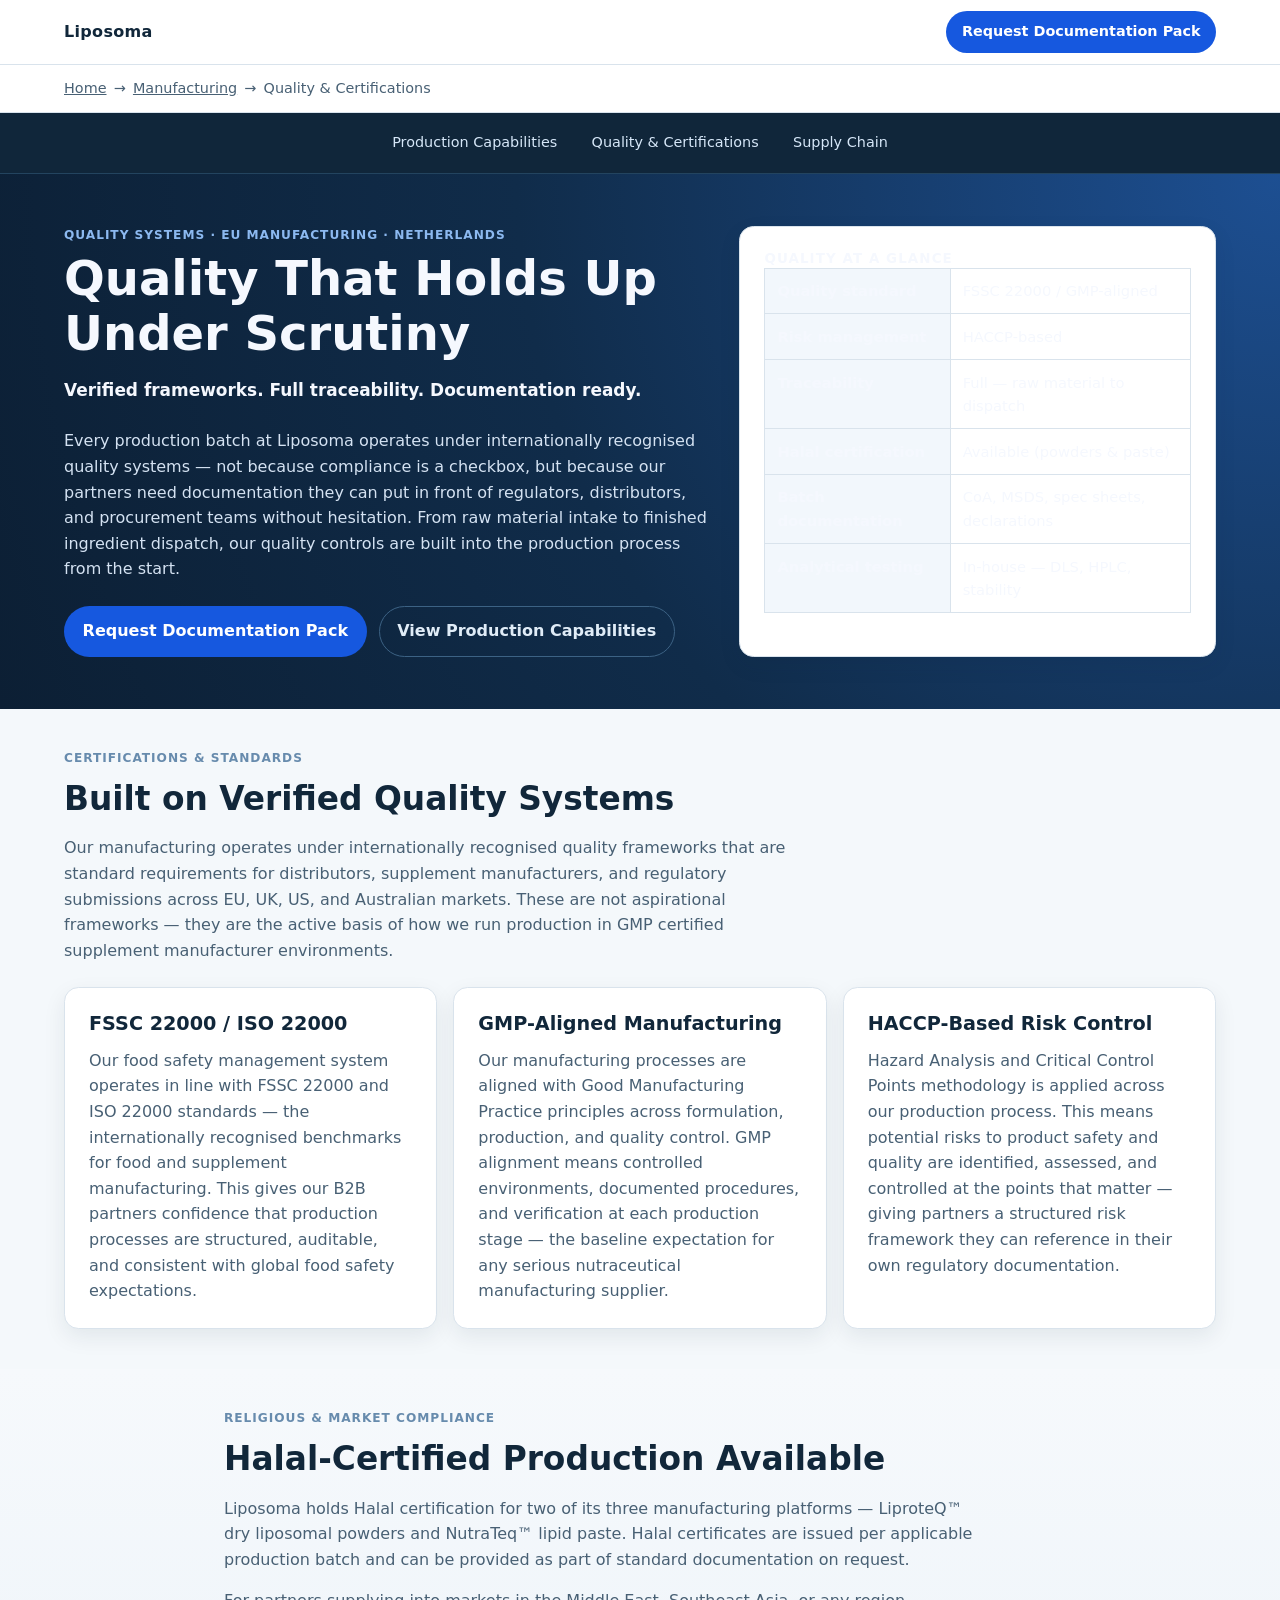
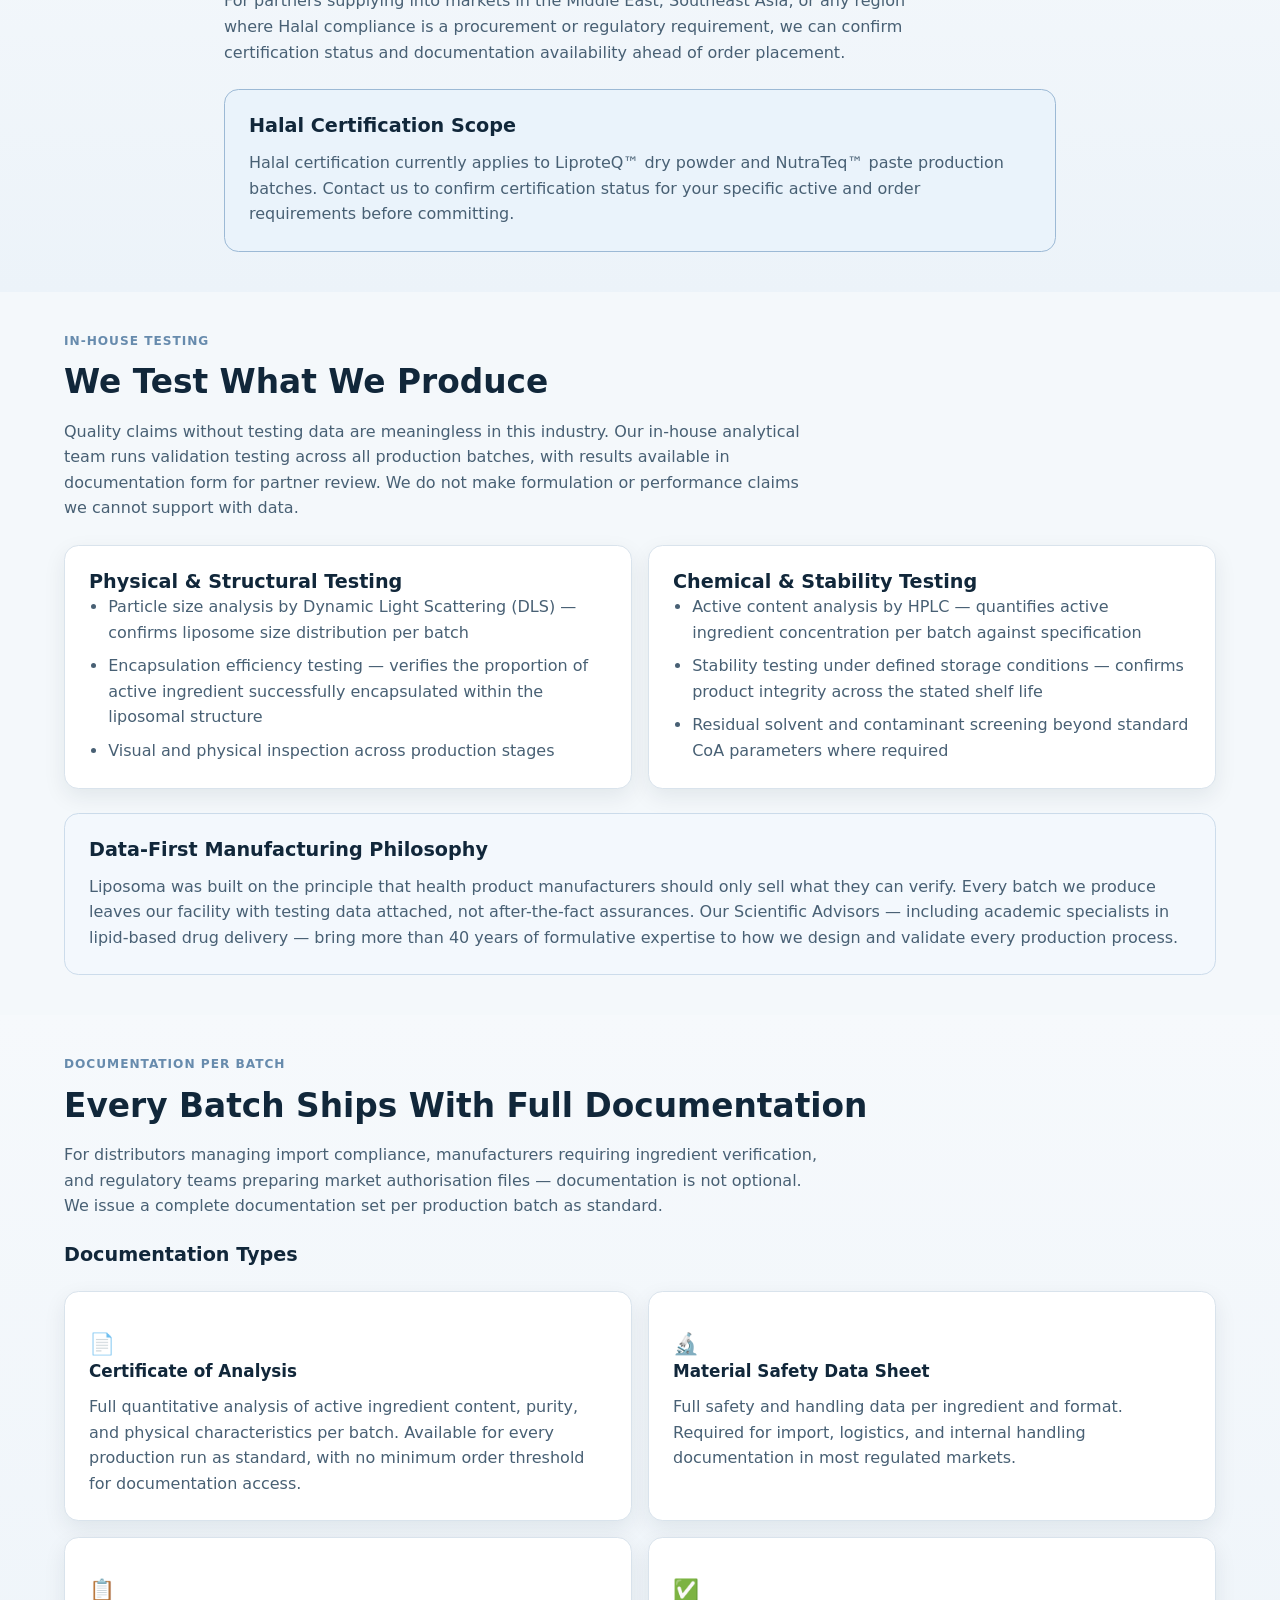
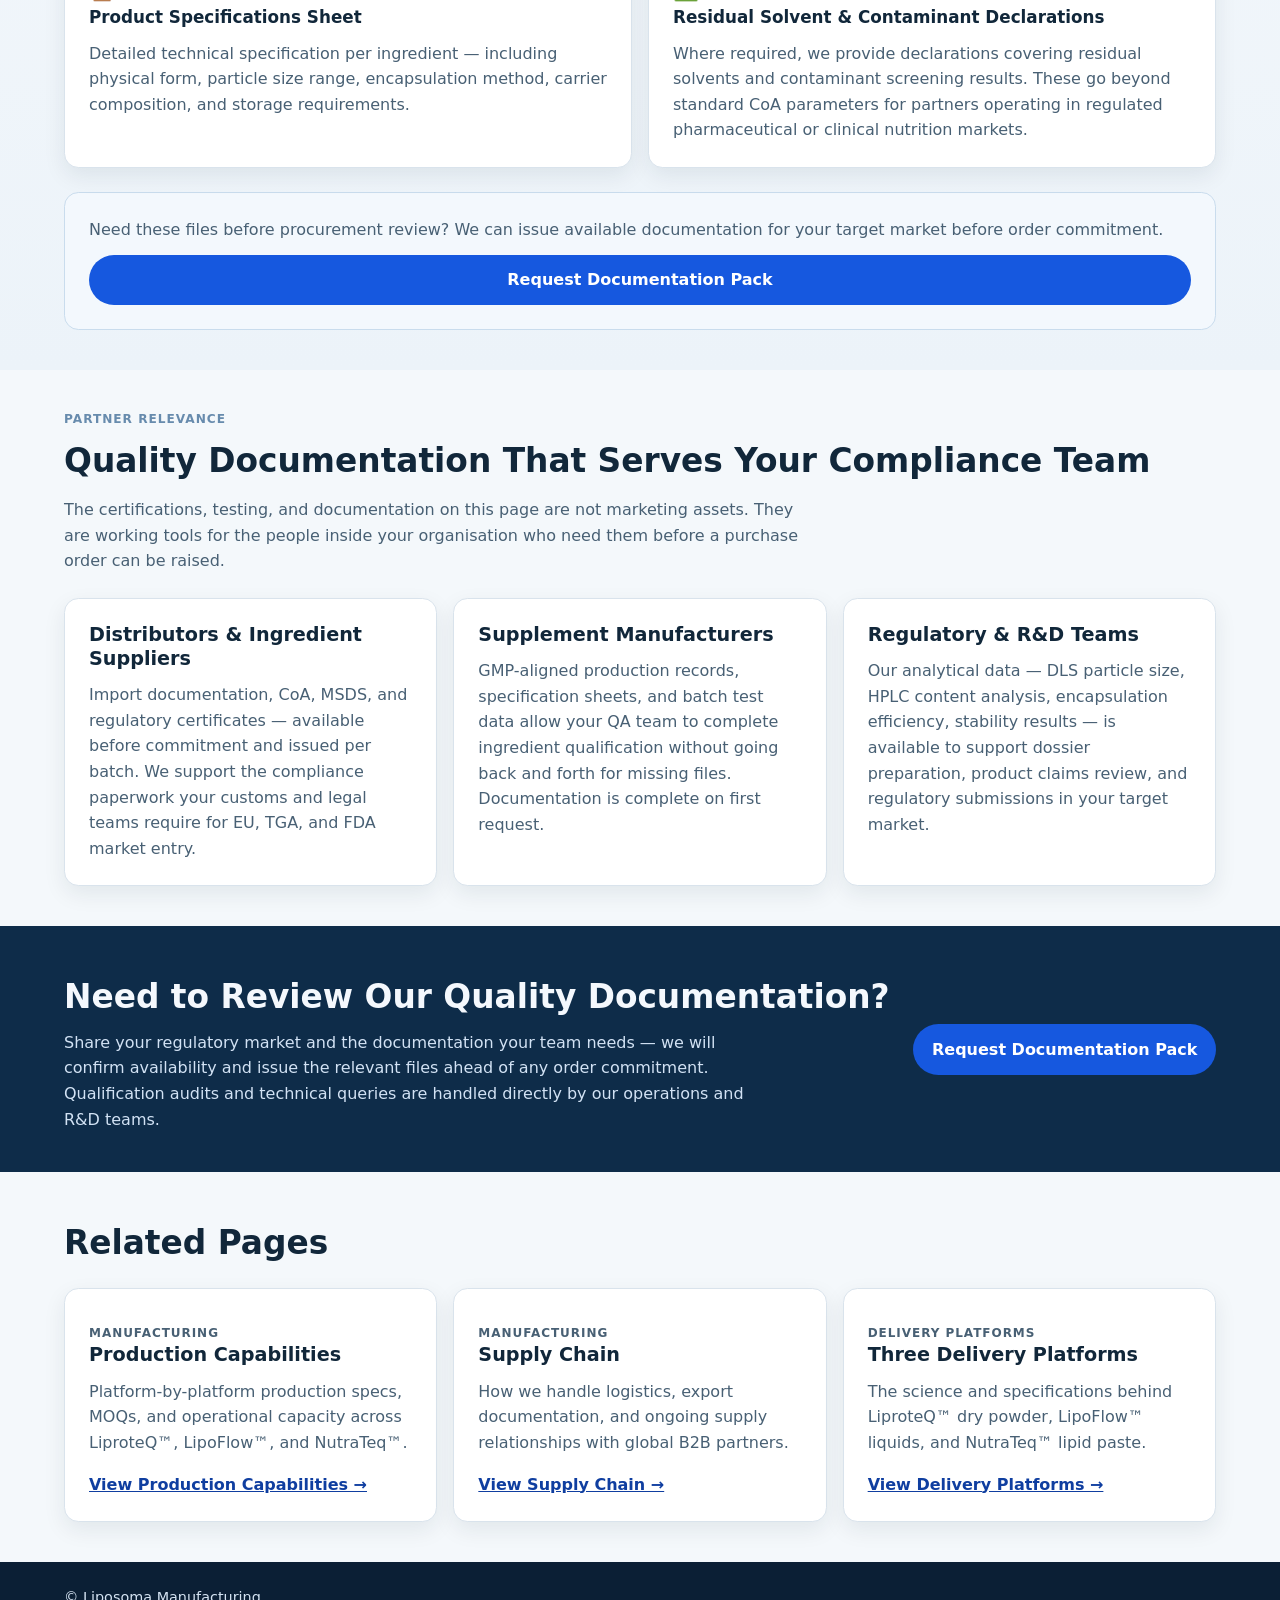
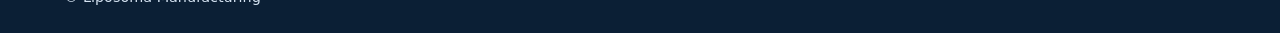
<file: Liposoma Nutra/quality-certifications-page/index.html>
<!doctype html>
<html lang="en">
  <head>
    <meta charset="utf-8" />
    <meta name="viewport" content="width=device-width, initial-scale=1" />
    <title>Quality & Certifications | Liposoma Manufacturing</title>
    <meta
      name="description"
      content="GMP-aligned nutraceutical manufacturing with FSSC 22000 quality systems, in-house testing, and full batch documentation for B2B partners."
    />
    <link rel="stylesheet" href="./assets/css/styles.css" />
  </head>
  <body>
    <a class="skip-link" href="#main-content">Skip to main content</a>

    <!-- Header: simple top bar for brand and primary conversion action -->
    <header class="site-header">
      <div class="container header-inner">
        <p class="brand">Liposoma</p>
        <a class="btn btn-primary btn-sm" href="#contact-cta">Request Documentation Pack</a>
      </div>
    </header>

    <!-- Breadcrumb: keeps information architecture clear for users and SEO -->
    <nav class="breadcrumb" aria-label="Breadcrumb">
      <div class="container">
        <ol class="breadcrumb-list">
          <li><a href="/">Home</a></li>
          <li><a href="/manufacturing/">Manufacturing</a></li>
          <li aria-current="page">Quality &amp; Certifications</li>
        </ol>
      </div>
    </nav>

    <!-- Sub-nav: manufacturing section switcher -->
    <nav class="sub-nav" aria-label="Manufacturing section switcher">
      <div class="container sub-nav-inner">
        <a href="/manufacturing/production-capabilities/">Production Capabilities</a>
        <a href="#quality-frameworks">Quality &amp; Certifications</a>
        <a href="/manufacturing/supply-chain/">Supply Chain</a>
      </div>
    </nav>

    <main id="main-content">
      <!-- Hero: establish trust, quality positioning, and first conversion path -->
      <section class="section section-hero">
        <div class="container hero-grid">
          <div class="hero-content">
            <p class="eyebrow">Quality Systems · EU Manufacturing · Netherlands</p>
            <h1>Quality That Holds Up Under Scrutiny</h1>
            <p class="hero-sub">Verified frameworks. Full traceability. Documentation ready.</p>
            <p class="hero-intro">
              Every production batch at Liposoma operates under internationally recognised
              quality systems — not because compliance is a checkbox, but because our
              partners need documentation they can put in front of regulators,
              distributors, and procurement teams without hesitation. From raw material
              intake to finished ingredient dispatch, our quality controls are built into
              the production process from the start.
            </p>
            <div class="action-row">
              <a class="btn btn-primary" href="#contact-cta">Request Documentation Pack</a>
              <a class="btn btn-secondary" href="/manufacturing/production-capabilities/"
                >View Production Capabilities</a
              >
            </div>
          </div>

          <!-- Hero stat card: fast quality summary for decision-makers -->
          <aside class="card stat-card">
            <h3 class="card-title">QUALITY AT A GLANCE</h3>
            <div class="table-wrap">
              <table>
                <caption class="sr-only">Quality overview and certification summary</caption>
                <tbody>
                  <tr>
                    <th scope="row">Quality standard</th>
                    <td>FSSC 22000 / GMP-aligned</td>
                  </tr>
                  <tr>
                    <th scope="row">Risk management</th>
                    <td>HACCP-based</td>
                  </tr>
                  <tr>
                    <th scope="row">Traceability</th>
                    <td>Full — raw material to dispatch</td>
                  </tr>
                  <tr>
                    <th scope="row">Halal certification</th>
                    <td>Available (powders &amp; paste)</td>
                  </tr>
                  <tr>
                    <th scope="row">Batch documentation</th>
                    <td>CoA, MSDS, spec sheets, declarations</td>
                  </tr>
                  <tr>
                    <th scope="row">Analytical testing</th>
                    <td>In-house — DLS, HPLC, stability</td>
                  </tr>
                </tbody>
              </table>
            </div>
          </aside>
        </div>
      </section>

      <!-- Section 1: quality frameworks and certification standards -->
      <section class="section" id="quality-frameworks">
        <div class="container">
          <p class="eyebrow">Certifications &amp; Standards</p>
          <h2>Built on Verified Quality Systems</h2>
          <p class="section-intro">
            Our manufacturing operates under internationally recognised quality
            frameworks that are standard requirements for distributors, supplement
            manufacturers, and regulatory submissions across EU, UK, US, and Australian
            markets. These are not aspirational frameworks — they are the active basis of
            how we run production in GMP certified supplement manufacturer environments.
          </p>
          <div class="cards-grid cards-grid-3">
            <article class="card">
              <h3>FSSC 22000 / ISO 22000</h3>
              <p>
                Our food safety management system operates in line with FSSC 22000 and ISO
                22000 standards — the internationally recognised benchmarks for food and
                supplement manufacturing. This gives our B2B partners confidence that
                production processes are structured, auditable, and consistent with global
                food safety expectations.
              </p>
            </article>
            <article class="card">
              <h3>GMP-Aligned Manufacturing</h3>
              <p>
                Our manufacturing processes are aligned with Good Manufacturing Practice
                principles across formulation, production, and quality control. GMP
                alignment means controlled environments, documented procedures, and
                verification at each production stage — the baseline expectation for any
                serious nutraceutical manufacturing supplier.
              </p>
            </article>
            <article class="card">
              <h3>HACCP-Based Risk Control</h3>
              <p>
                Hazard Analysis and Critical Control Points methodology is applied across
                our production process. This means potential risks to product safety and
                quality are identified, assessed, and controlled at the points that matter
                — giving partners a structured risk framework they can reference in their
                own regulatory documentation.
              </p>
            </article>
          </div>
        </div>
      </section>

      <!-- Section 2: Halal scope and market-specific compliance notes -->
      <section class="section section-soft">
        <div class="container narrow">
          <p class="eyebrow">Religious &amp; Market Compliance</p>
          <h2>Halal-Certified Production Available</h2>
          <p class="section-intro">
            Liposoma holds Halal certification for two of its three manufacturing
            platforms — LiproteQ™ dry liposomal powders and NutraTeq™ lipid paste. Halal
            certificates are issued per applicable production batch and can be provided as
            part of standard documentation on request.
          </p>
          <p class="section-copy">
            For partners supplying into markets in the Middle East, Southeast Asia, or
            any region where Halal compliance is a procurement or regulatory requirement,
            we can confirm certification status and documentation availability ahead of
            order placement.
          </p>
          <aside class="alert-box" aria-label="Halal certification scope notice">
            <h3>Halal Certification Scope</h3>
            <p>
              Halal certification currently applies to LiproteQ™ dry powder and NutraTeq™
              paste production batches. Contact us to confirm certification status for your
              specific active and order requirements before committing.
            </p>
          </aside>
        </div>
      </section>

      <!-- Section 3: in-house analytical capabilities and data validation -->
      <section class="section">
        <div class="container">
          <p class="eyebrow">In-House Testing</p>
          <h2>We Test What We Produce</h2>
          <p class="section-intro">
            Quality claims without testing data are meaningless in this industry. Our
            in-house analytical team runs validation testing across all production batches,
            with results available in documentation form for partner review. We do not
            make formulation or performance claims we cannot support with data.
          </p>
          <div class="two-col">
            <article class="card">
              <h3>Physical &amp; Structural Testing</h3>
              <ul class="feature-list">
                <li>
                  Particle size analysis by Dynamic Light Scattering (DLS) — confirms
                  liposome size distribution per batch
                </li>
                <li>
                  Encapsulation efficiency testing — verifies the proportion of active
                  ingredient successfully encapsulated within the liposomal structure
                </li>
                <li>Visual and physical inspection across production stages</li>
              </ul>
            </article>
            <article class="card">
              <h3>Chemical &amp; Stability Testing</h3>
              <ul class="feature-list">
                <li>
                  Active content analysis by HPLC — quantifies active ingredient
                  concentration per batch against specification
                </li>
                <li>
                  Stability testing under defined storage conditions — confirms product
                  integrity across the stated shelf life
                </li>
                <li>
                  Residual solvent and contaminant screening beyond standard CoA parameters
                  where required
                </li>
              </ul>
            </article>
          </div>
          <aside class="callout-box">
            <h3>Data-First Manufacturing Philosophy</h3>
            <p>
              Liposoma was built on the principle that health product manufacturers should
              only sell what they can verify. Every batch we produce leaves our facility
              with testing data attached, not after-the-fact assurances. Our Scientific
              Advisors — including academic specialists in lipid-based drug delivery —
              bring more than 40 years of formulative expertise to how we design and
              validate every production process.
            </p>
          </aside>
        </div>
      </section>

      <!-- Section 4: batch documentation assets issued as standard -->
      <section class="section section-soft">
        <div class="container">
          <p class="eyebrow">Documentation Per Batch</p>
          <h2>Every Batch Ships With Full Documentation</h2>
          <p class="section-intro">
            For distributors managing import compliance, manufacturers requiring ingredient
            verification, and regulatory teams preparing market authorisation files —
            documentation is not optional. We issue a complete documentation set per
            production batch as standard.
          </p>
          <h3 class="subsection-title">Documentation Types</h3>
          <div class="cards-grid cards-grid-2">
            <article class="card">
              <p class="doc-icon" aria-hidden="true">📄</p>
              <h4>Certificate of Analysis</h4>
              <p>
                Full quantitative analysis of active ingredient content, purity, and
                physical characteristics per batch. Available for every production run as
                standard, with no minimum order threshold for documentation access.
              </p>
            </article>
            <article class="card">
              <p class="doc-icon" aria-hidden="true">🔬</p>
              <h4>Material Safety Data Sheet</h4>
              <p>
                Full safety and handling data per ingredient and format. Required for
                import, logistics, and internal handling documentation in most regulated
                markets.
              </p>
            </article>
            <article class="card">
              <p class="doc-icon" aria-hidden="true">📋</p>
              <h4>Product Specifications Sheet</h4>
              <p>
                Detailed technical specification per ingredient — including physical form,
                particle size range, encapsulation method, carrier composition, and
                storage requirements.
              </p>
            </article>
            <article class="card">
              <p class="doc-icon" aria-hidden="true">✅</p>
              <h4>Residual Solvent &amp; Contaminant Declarations</h4>
              <p>
                Where required, we provide declarations covering residual solvents and
                contaminant screening results. These go beyond standard CoA parameters for
                partners operating in regulated pharmaceutical or clinical nutrition
                markets.
              </p>
            </article>
          </div>
          <aside class="inline-cta">
            <p>
              Need these files before procurement review? We can issue available
              documentation for your target market before order commitment.
            </p>
            <a
              class="btn btn-primary"
              href="mailto:info@liposoma.example?subject=Request%20Documentation%20Pack"
              >Request Documentation Pack</a
            >
          </aside>
        </div>
      </section>

      <!-- Section 5: audience-fit relevance for procurement and compliance roles -->
      <section class="section">
        <div class="container">
          <p class="eyebrow">Partner Relevance</p>
          <h2>Quality Documentation That Serves Your Compliance Team</h2>
          <p class="section-intro">
            The certifications, testing, and documentation on this page are not marketing
            assets. They are working tools for the people inside your organisation who
            need them before a purchase order can be raised.
          </p>
          <div class="cards-grid cards-grid-3">
            <article class="card">
              <h3>Distributors &amp; Ingredient Suppliers</h3>
              <p>
                Import documentation, CoA, MSDS, and regulatory certificates — available
                before commitment and issued per batch. We support the compliance
                paperwork your customs and legal teams require for EU, TGA, and FDA market
                entry.
              </p>
            </article>
            <article class="card">
              <h3>Supplement Manufacturers</h3>
              <p>
                GMP-aligned production records, specification sheets, and batch test data
                allow your QA team to complete ingredient qualification without going back
                and forth for missing files. Documentation is complete on first request.
              </p>
            </article>
            <article class="card">
              <h3>Regulatory &amp; R&amp;D Teams</h3>
              <p>
                Our analytical data — DLS particle size, HPLC content analysis,
                encapsulation efficiency, stability results — is available to support
                dossier preparation, product claims review, and regulatory submissions in
                your target market.
              </p>
            </article>
          </div>
        </div>
      </section>

      <!-- CTA banner: final conversion block for documentation requests -->
      <section class="section section-cta" id="contact-cta">
        <div class="container cta-inner">
          <div>
            <h2>Need to Review Our Quality Documentation?</h2>
            <p>
              Share your regulatory market and the documentation your team needs — we will
              confirm availability and issue the relevant files ahead of any order
              commitment. Qualification audits and technical queries are handled directly
              by our operations and R&amp;D teams.
            </p>
          </div>
          <a
            class="btn btn-primary"
            href="mailto:info@liposoma.example?subject=Request%20Documentation%20Pack"
            >Request Documentation Pack</a
          >
        </div>
      </section>

      <!-- Related pages: internal journey support for adjacent manufacturing topics -->
      <section class="section">
        <div class="container">
          <h2>Related Pages</h2>
          <div class="cards-grid cards-grid-3">
            <article class="card">
              <p class="card-label">Manufacturing</p>
              <h3>Production Capabilities</h3>
              <p>
                Platform-by-platform production specs, MOQs, and operational capacity
                across LiproteQ™, LipoFlow™, and NutraTeq™.
              </p>
              <a class="text-link" href="/manufacturing/production-capabilities/"
                >View Production Capabilities →</a
              >
            </article>
            <article class="card">
              <p class="card-label">Manufacturing</p>
              <h3>Supply Chain</h3>
              <p>
                How we handle logistics, export documentation, and ongoing supply
                relationships with global B2B partners.
              </p>
              <a class="text-link" href="/manufacturing/supply-chain/"
                >View Supply Chain →</a
              >
            </article>
            <article class="card">
              <p class="card-label">Delivery Platforms</p>
              <h3>Three Delivery Platforms</h3>
              <p>
                The science and specifications behind LiproteQ™ dry powder, LipoFlow™
                liquids, and NutraTeq™ lipid paste.
              </p>
              <a class="text-link" href="/delivery-platforms/"
                >View Delivery Platforms →</a
              >
            </article>
          </div>
        </div>
      </section>
    </main>

    <!-- Footer: simple closeout to keep prototype transferable -->
    <footer class="site-footer">
      <div class="container">
        <p>© Liposoma Manufacturing</p>
      </div>
    </footer>
  </body>
</html>
</file>
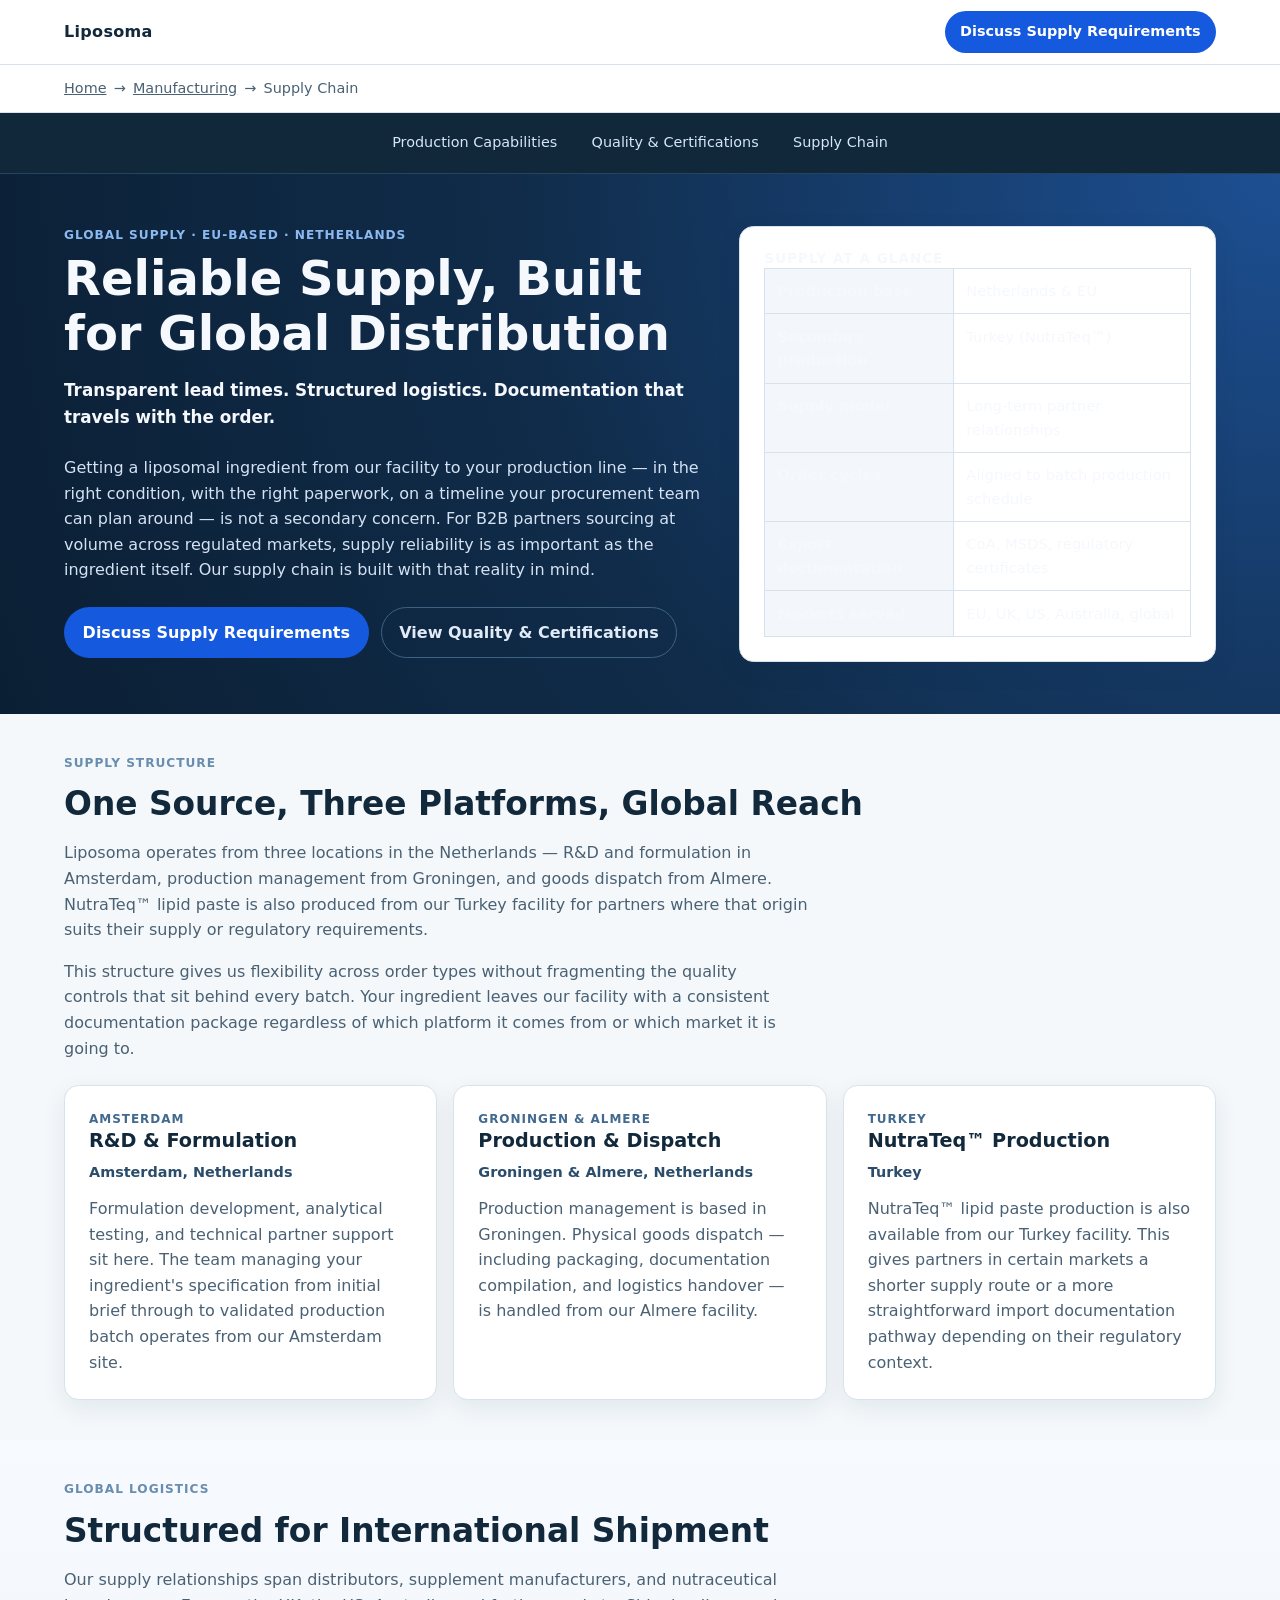
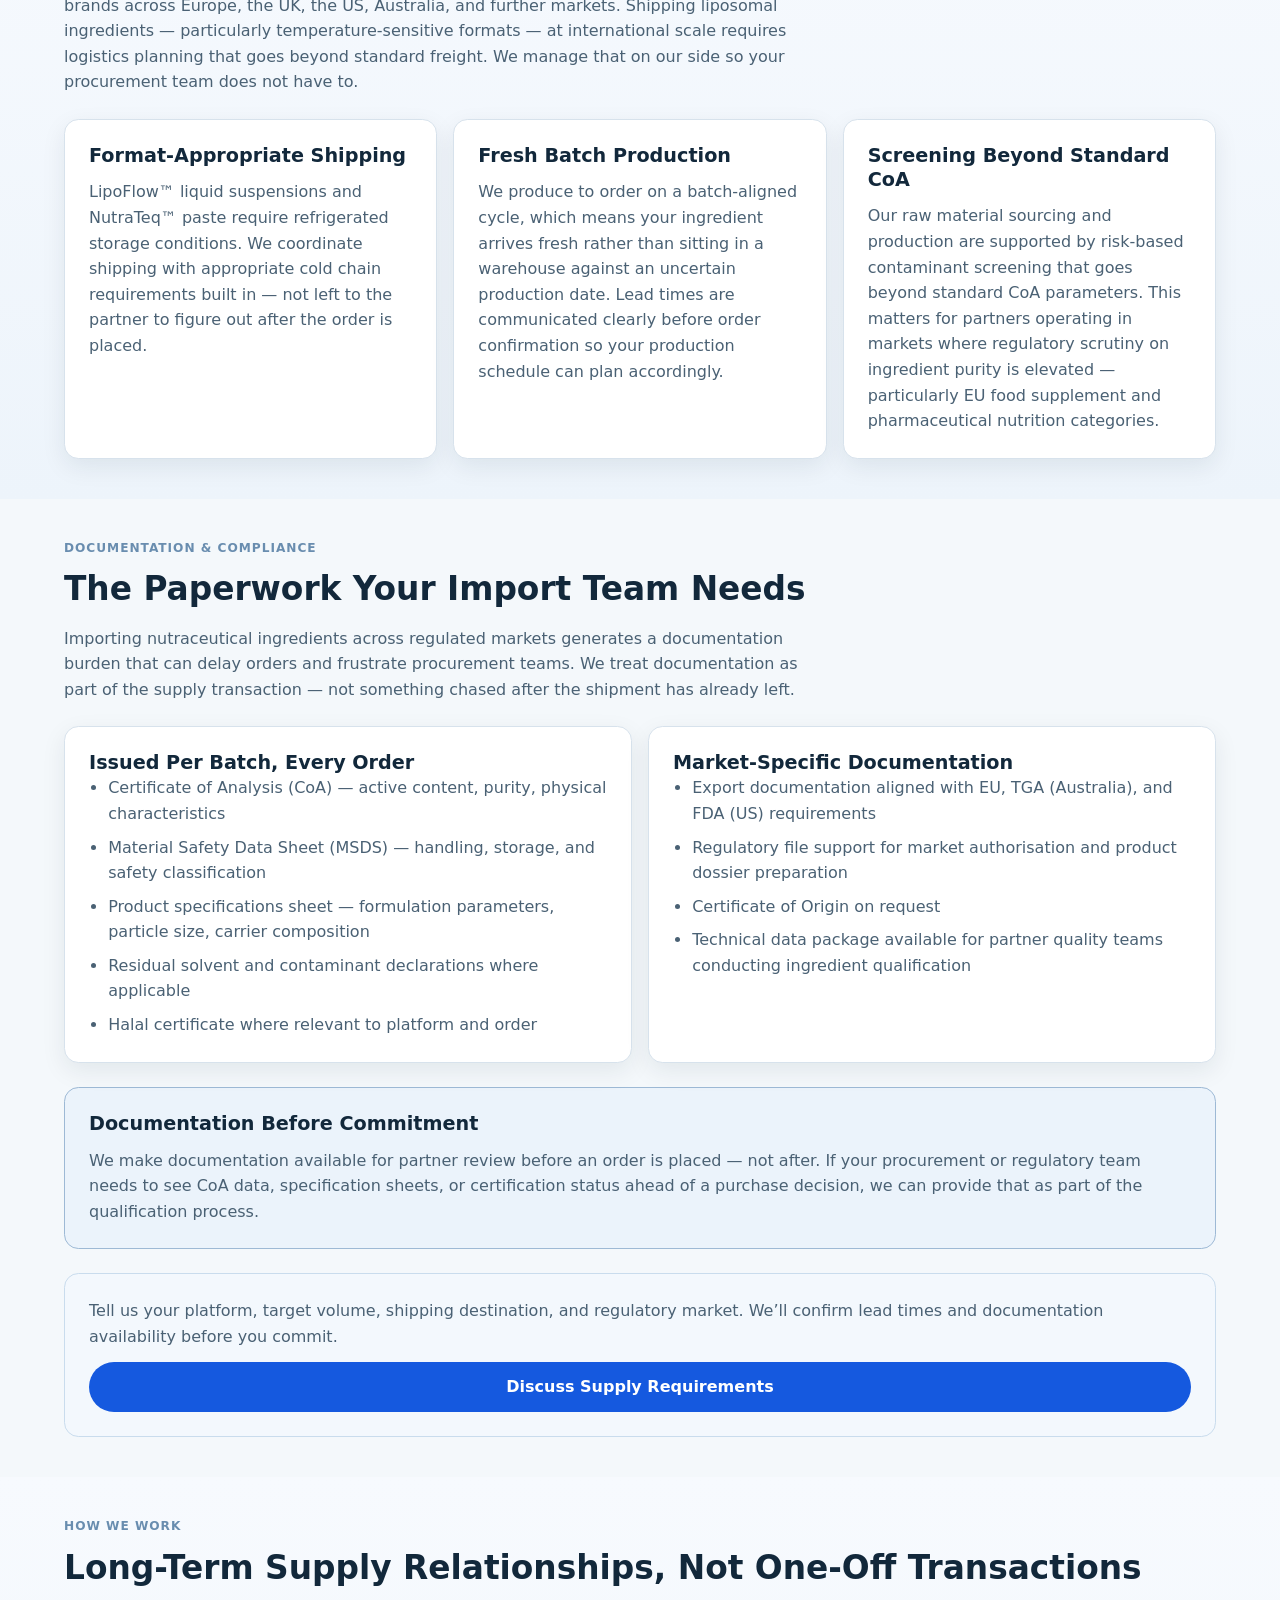
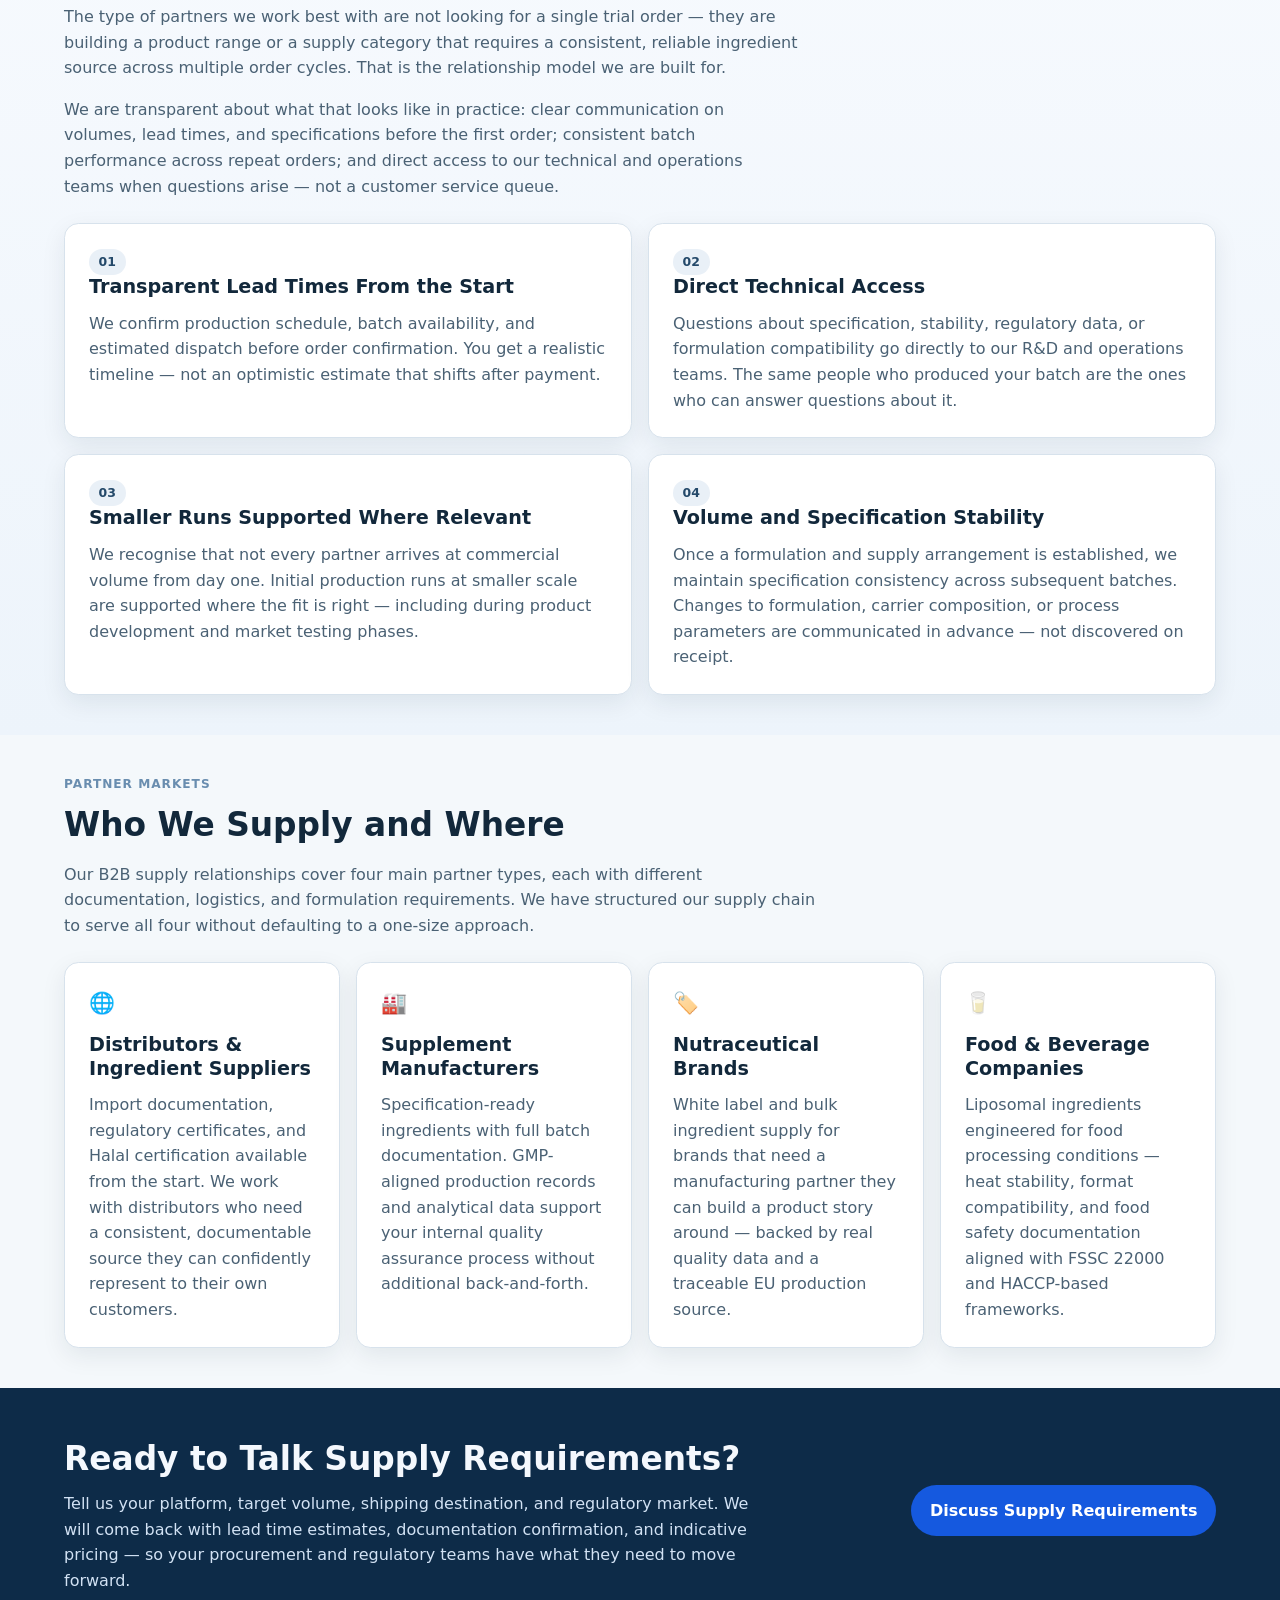
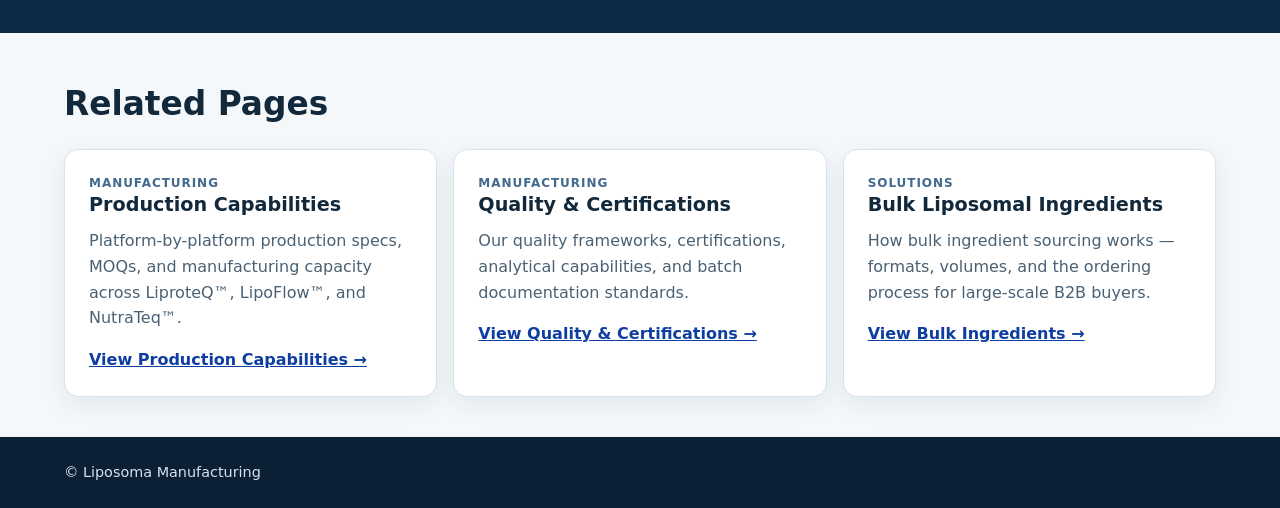
<file: Liposoma Nutra/supply-chain-page/index.html>
<!doctype html>
<html lang="en">
  <head>
    <meta charset="utf-8" />
    <meta name="viewport" content="width=device-width, initial-scale=1" />
    <title>
      Supply Chain — Reliable Liposomal Ingredient Supply for Global B2B Partners |
      Liposoma Nutraceuticals
    </title>
    <meta
      name="description"
      content="Liposoma supplies liposomal ingredients to B2B partners worldwide from EU-based manufacturing. Structured logistics, full export documentation, and transparent lead times — built for distributors, manufacturers, and nutraceutical brands."
    />
    <link rel="stylesheet" href="./assets/css/styles.css" />
  </head>
  <body>
    <a class="skip-link" href="#main-content">Skip to main content</a>

    <!-- Header: simple conversion-first top bar -->
    <header class="site-header">
      <div class="container header-inner">
        <p class="brand">Liposoma</p>
        <a class="btn btn-primary btn-sm" href="#contact-cta">Discuss Supply Requirements</a>
      </div>
    </header>

    <!-- Breadcrumb: clear hierarchy for users and page context -->
    <nav class="breadcrumb" aria-label="Breadcrumb">
      <div class="container">
        <ol class="breadcrumb-list">
          <li><a href="/">Home</a></li>
          <li><a href="/manufacturing/">Manufacturing</a></li>
          <li aria-current="page">Supply Chain</li>
        </ol>
      </div>
    </nav>

    <!-- Manufacturing sub-nav: quick section switcher -->
    <nav class="sub-nav" aria-label="Manufacturing section switcher">
      <div class="container sub-nav-inner">
        <a href="/manufacturing/production-capabilities/">Production Capabilities</a>
        <a href="/manufacturing/quality-certifications/">Quality &amp; Certifications</a>
        <a href="#supply-structure">Supply Chain</a>
      </div>
    </nav>

    <main id="main-content">
      <!-- Hero: communicate reliability and global distribution readiness -->
      <section class="section section-hero">
        <div class="container hero-grid">
          <div class="hero-content">
            <p class="eyebrow">Global Supply · EU-Based · Netherlands</p>
            <h1>Reliable Supply, Built for Global Distribution</h1>
            <p class="hero-sub">
              Transparent lead times. Structured logistics. Documentation that travels
              with the order.
            </p>
            <p class="hero-intro">
              Getting a liposomal ingredient from our facility to your production line —
              in the right condition, with the right paperwork, on a timeline your
              procurement team can plan around — is not a secondary concern. For B2B
              partners sourcing at volume across regulated markets, supply reliability is
              as important as the ingredient itself. Our supply chain is built with that
              reality in mind.
            </p>
            <div class="action-row">
              <a class="btn btn-primary" href="#contact-cta">Discuss Supply Requirements</a>
              <a class="btn btn-secondary" href="/manufacturing/quality-certifications/"
                >View Quality &amp; Certifications</a
              >
            </div>
          </div>

          <!-- Hero stat card: quick decision support snapshot -->
          <aside class="card">
            <h3 class="card-title">SUPPLY AT A GLANCE</h3>
            <div class="table-wrap">
              <table>
                <caption class="sr-only">Supply chain summary and key logistics details</caption>
                <tbody>
                  <tr>
                    <th scope="row">Production base</th>
                    <td>Netherlands &amp; EU</td>
                  </tr>
                  <tr>
                    <th scope="row">Secondary production</th>
                    <td>Turkey (NutraTeq™)</td>
                  </tr>
                  <tr>
                    <th scope="row">Supply model</th>
                    <td>Long-term partner relationships</td>
                  </tr>
                  <tr>
                    <th scope="row">Order cycles</th>
                    <td>Aligned to batch production schedule</td>
                  </tr>
                  <tr>
                    <th scope="row">Export documentation</th>
                    <td>CoA, MSDS, regulatory certificates</td>
                  </tr>
                  <tr>
                    <th scope="row">Markets served</th>
                    <td>EU, UK, US, Australia, global</td>
                  </tr>
                </tbody>
              </table>
            </div>
          </aside>
        </div>
      </section>

      <!-- Section 1: supply chain structure and facility footprint -->
      <section class="section" id="supply-structure">
        <div class="container">
          <p class="eyebrow">Supply Structure</p>
          <h2>One Source, Three Platforms, Global Reach</h2>
          <p class="section-intro">
            Liposoma operates from three locations in the Netherlands — R&amp;D and
            formulation in Amsterdam, production management from Groningen, and goods
            dispatch from Almere. NutraTeq™ lipid paste is also produced from our Turkey
            facility for partners where that origin suits their supply or regulatory
            requirements.
          </p>
          <p class="section-copy">
            This structure gives us flexibility across order types without fragmenting the
            quality controls that sit behind every batch. Your ingredient leaves our
            facility with a consistent documentation package regardless of which platform
            it comes from or which market it is going to.
          </p>
          <div class="cards-grid cards-grid-3">
            <article class="card">
              <p class="card-label">Amsterdam</p>
              <h3>R&amp;D &amp; Formulation</h3>
              <p class="location-meta">Amsterdam, Netherlands</p>
              <p>
                Formulation development, analytical testing, and technical partner support
                sit here. The team managing your ingredient's specification from initial
                brief through to validated production batch operates from our Amsterdam
                site.
              </p>
            </article>
            <article class="card">
              <p class="card-label">Groningen &amp; Almere</p>
              <h3>Production &amp; Dispatch</h3>
              <p class="location-meta">Groningen &amp; Almere, Netherlands</p>
              <p>
                Production management is based in Groningen. Physical goods dispatch —
                including packaging, documentation compilation, and logistics handover — is
                handled from our Almere facility.
              </p>
            </article>
            <article class="card">
              <p class="card-label">Turkey</p>
              <h3>NutraTeq™ Production</h3>
              <p class="location-meta">Turkey</p>
              <p>
                NutraTeq™ lipid paste production is also available from our Turkey
                facility. This gives partners in certain markets a shorter supply route or
                a more straightforward import documentation pathway depending on their
                regulatory context.
              </p>
            </article>
          </div>
        </div>
      </section>

      <!-- Section 2: logistics operations and shipping reliability -->
      <section class="section section-soft">
        <div class="container">
          <p class="eyebrow">Global Logistics</p>
          <h2>Structured for International Shipment</h2>
          <p class="section-intro">
            Our supply relationships span distributors, supplement manufacturers, and
            nutraceutical brands across Europe, the UK, the US, Australia, and further
            markets. Shipping liposomal ingredients — particularly temperature-sensitive
            formats — at international scale requires logistics planning that goes beyond
            standard freight. We manage that on our side so your procurement team does
            not have to.
          </p>
          <div class="cards-grid cards-grid-3">
            <article class="card">
              <h3>Format-Appropriate Shipping</h3>
              <p>
                LipoFlow™ liquid suspensions and NutraTeq™ paste require refrigerated
                storage conditions. We coordinate shipping with appropriate cold chain
                requirements built in — not left to the partner to figure out after the
                order is placed.
              </p>
            </article>
            <article class="card">
              <h3>Fresh Batch Production</h3>
              <p>
                We produce to order on a batch-aligned cycle, which means your ingredient
                arrives fresh rather than sitting in a warehouse against an uncertain
                production date. Lead times are communicated clearly before order
                confirmation so your production schedule can plan accordingly.
              </p>
            </article>
            <article class="card">
              <h3>Screening Beyond Standard CoA</h3>
              <p>
                Our raw material sourcing and production are supported by risk-based
                contaminant screening that goes beyond standard CoA parameters. This
                matters for partners operating in markets where regulatory scrutiny on
                ingredient purity is elevated — particularly EU food supplement and
                pharmaceutical nutrition categories.
              </p>
            </article>
          </div>
        </div>
      </section>

      <!-- Section 3: documentation support for import and compliance -->
      <section class="section">
        <div class="container">
          <p class="eyebrow">Documentation &amp; Compliance</p>
          <h2>The Paperwork Your Import Team Needs</h2>
          <p class="section-intro">
            Importing nutraceutical ingredients across regulated markets generates a
            documentation burden that can delay orders and frustrate procurement teams. We
            treat documentation as part of the supply transaction — not something chased
            after the shipment has already left.
          </p>
          <div class="two-col">
            <article class="card">
              <h3>Issued Per Batch, Every Order</h3>
              <ul class="feature-list">
                <li>
                  Certificate of Analysis (CoA) — active content, purity, physical
                  characteristics
                </li>
                <li>
                  Material Safety Data Sheet (MSDS) — handling, storage, and safety
                  classification
                </li>
                <li>
                  Product specifications sheet — formulation parameters, particle size,
                  carrier composition
                </li>
                <li>
                  Residual solvent and contaminant declarations where applicable
                </li>
                <li>
                  Halal certificate where relevant to platform and order
                </li>
              </ul>
            </article>
            <article class="card">
              <h3>Market-Specific Documentation</h3>
              <ul class="feature-list">
                <li>
                  Export documentation aligned with EU, TGA (Australia), and FDA (US)
                  requirements
                </li>
                <li>
                  Regulatory file support for market authorisation and product dossier
                  preparation
                </li>
                <li>
                  Certificate of Origin on request
                </li>
                <li>
                  Technical data package available for partner quality teams conducting
                  ingredient qualification
                </li>
              </ul>
            </article>
          </div>
          <aside class="alert-box" aria-label="Documentation before commitment">
            <h3>Documentation Before Commitment</h3>
            <p>
              We make documentation available for partner review before an order is placed
              — not after. If your procurement or regulatory team needs to see CoA data,
              specification sheets, or certification status ahead of a purchase decision,
              we can provide that as part of the qualification process.
            </p>
          </aside>
          <aside class="inline-cta">
            <p>
              Tell us your platform, target volume, shipping destination, and regulatory
              market. We’ll confirm lead times and documentation availability before you
              commit.
            </p>
            <a class="btn btn-primary" href="#contact-cta">Discuss Supply Requirements</a>
          </aside>
        </div>
      </section>

      <!-- Section 4: partner operating model and relationship standards -->
      <section class="section section-soft">
        <div class="container">
          <p class="eyebrow">How We Work</p>
          <h2>Long-Term Supply Relationships, Not One-Off Transactions</h2>
          <p class="section-intro">
            The type of partners we work best with are not looking for a single trial
            order — they are building a product range or a supply category that requires a
            consistent, reliable ingredient source across multiple order cycles. That is
            the relationship model we are built for.
          </p>
          <p class="section-copy">
            We are transparent about what that looks like in practice: clear communication
            on volumes, lead times, and specifications before the first order; consistent
            batch performance across repeat orders; and direct access to our technical and
            operations teams when questions arise — not a customer service queue.
          </p>
          <div class="cards-grid cards-grid-2">
            <article class="card">
              <p class="number-badge">01</p>
              <h3>Transparent Lead Times From the Start</h3>
              <p>
                We confirm production schedule, batch availability, and estimated dispatch
                before order confirmation. You get a realistic timeline — not an optimistic
                estimate that shifts after payment.
              </p>
            </article>
            <article class="card">
              <p class="number-badge">02</p>
              <h3>Direct Technical Access</h3>
              <p>
                Questions about specification, stability, regulatory data, or formulation
                compatibility go directly to our R&amp;D and operations teams. The same
                people who produced your batch are the ones who can answer questions about
                it.
              </p>
            </article>
            <article class="card">
              <p class="number-badge">03</p>
              <h3>Smaller Runs Supported Where Relevant</h3>
              <p>
                We recognise that not every partner arrives at commercial volume from day
                one. Initial production runs at smaller scale are supported where the fit
                is right — including during product development and market testing phases.
              </p>
            </article>
            <article class="card">
              <p class="number-badge">04</p>
              <h3>Volume and Specification Stability</h3>
              <p>
                Once a formulation and supply arrangement is established, we maintain
                specification consistency across subsequent batches. Changes to formulation,
                carrier composition, or process parameters are communicated in advance —
                not discovered on receipt.
              </p>
            </article>
          </div>
        </div>
      </section>

      <!-- Section 5: partner segments and target market fit -->
      <section class="section">
        <div class="container">
          <p class="eyebrow">Partner Markets</p>
          <h2>Who We Supply and Where</h2>
          <p class="section-intro">
            Our B2B supply relationships cover four main partner types, each with
            different documentation, logistics, and formulation requirements. We have
            structured our supply chain to serve all four without defaulting to a
            one-size approach.
          </p>
          <div class="cards-grid cards-grid-4">
            <article class="card">
              <p class="market-icon" aria-hidden="true">🌐</p>
              <h3>Distributors &amp; Ingredient Suppliers</h3>
              <p>
                Import documentation, regulatory certificates, and Halal certification
                available from the start. We work with distributors who need a consistent,
                documentable source they can confidently represent to their own customers.
              </p>
            </article>
            <article class="card">
              <p class="market-icon" aria-hidden="true">🏭</p>
              <h3>Supplement Manufacturers</h3>
              <p>
                Specification-ready ingredients with full batch documentation. GMP-aligned
                production records and analytical data support your internal quality
                assurance process without additional back-and-forth.
              </p>
            </article>
            <article class="card">
              <p class="market-icon" aria-hidden="true">🏷️</p>
              <h3>Nutraceutical Brands</h3>
              <p>
                White label and bulk ingredient supply for brands that need a manufacturing
                partner they can build a product story around — backed by real quality data
                and a traceable EU production source.
              </p>
            </article>
            <article class="card">
              <p class="market-icon" aria-hidden="true">🥛</p>
              <h3>Food &amp; Beverage Companies</h3>
              <p>
                Liposomal ingredients engineered for food processing conditions — heat
                stability, format compatibility, and food safety documentation aligned with
                FSSC 22000 and HACCP-based frameworks.
              </p>
            </article>
          </div>
        </div>
      </section>

      <!-- CTA banner: final conversion section for procurement conversations -->
      <section class="section section-cta" id="contact-cta">
        <div class="container cta-inner">
          <div>
            <h2>Ready to Talk Supply Requirements?</h2>
            <p>
              Tell us your platform, target volume, shipping destination, and regulatory
              market. We will come back with lead time estimates, documentation
              confirmation, and indicative pricing — so your procurement and regulatory
              teams have what they need to move forward.
            </p>
          </div>
          <a
            class="btn btn-primary"
            href="mailto:info@liposoma.example?subject=Discuss%20Supply%20Requirements"
            >Discuss Supply Requirements</a
          >
        </div>
      </section>

      <!-- Related pages: support onward navigation to key manufacturing topics -->
      <section class="section">
        <div class="container">
          <h2>Related Pages</h2>
          <div class="cards-grid cards-grid-3">
            <article class="card">
              <p class="card-label">Manufacturing</p>
              <h3>Production Capabilities</h3>
              <p>
                Platform-by-platform production specs, MOQs, and manufacturing capacity
                across LiproteQ™, LipoFlow™, and NutraTeq™.
              </p>
              <a class="text-link" href="/manufacturing/production-capabilities/"
                >View Production Capabilities →</a
              >
            </article>
            <article class="card">
              <p class="card-label">Manufacturing</p>
              <h3>Quality &amp; Certifications</h3>
              <p>
                Our quality frameworks, certifications, analytical capabilities, and batch
                documentation standards.
              </p>
              <a class="text-link" href="/manufacturing/quality-certifications/"
                >View Quality &amp; Certifications →</a
              >
            </article>
            <article class="card">
              <p class="card-label">Solutions</p>
              <h3>Bulk Liposomal Ingredients</h3>
              <p>
                How bulk ingredient sourcing works — formats, volumes, and the ordering
                process for large-scale B2B buyers.
              </p>
              <a class="text-link" href="/solutions/bulk-liposomal-ingredients/"
                >View Bulk Ingredients →</a
              >
            </article>
          </div>
        </div>
      </section>
    </main>

    <!-- Footer: minimal closeout for prototype -->
    <footer class="site-footer">
      <div class="container">
        <p>© Liposoma Manufacturing</p>
      </div>
    </footer>
  </body>
</html>
</file>
<file: Liposoma Nutra/delivery-platform-page/assets/css/styles.css>
:root {
  --color-bg: #f6fbfd;
  --color-surface: #ffffff;
  --color-text: #16344a;
  --color-muted: #4f6880;
  --color-border: #cfe1ec;
  --color-primary: #12aeca;
  --color-primary-dark: #0b8298;
  --color-deep: #102c44;
  --color-deeper: #0b2238;
  --color-soft: #f0f8fb;
  --radius-sm: 0.45rem;
  --radius-md: 0.8rem;
  --space-1: 0.5rem;
  --space-2: 0.75rem;
  --space-3: 1rem;
  --space-4: 1.5rem;
  --space-5: 2rem;
  --space-6: 2.75rem;
  --space-7: 3.5rem;
  --max-width: 70rem;
}

/* Base */
*,
*::before,
*::after {
  box-sizing: border-box;
}

html {
  scroll-behavior: smooth;
}

body {
  margin: 0;
  font-family: Inter, system-ui, -apple-system, Segoe UI, Roboto, Helvetica, Arial, sans-serif;
  background: var(--color-bg);
  color: var(--color-text);
  line-height: 1.55;
}

a {
  color: inherit;
}

a:focus-visible,
.btn:focus-visible {
  outline: 2px solid #7ddff2;
  outline-offset: 3px;
}

.container {
  width: min(100% - 2rem, var(--max-width));
  margin-inline: auto;
}

.section {
  padding-block: var(--space-6);
}

.section-soft {
  background: var(--color-soft);
}

h1,
h2,
h3 {
  line-height: 1.2;
}

h1 {
  margin: 0.4rem 0 0;
  font-size: clamp(1.95rem, 6vw, 3rem);
}

h2 {
  margin: var(--space-2) 0 0;
  font-size: clamp(1.45rem, 4.6vw, 2.15rem);
}

h3 {
  margin: 0;
  font-size: 1.17rem;
}

.eyebrow {
  margin: 0;
  text-transform: uppercase;
  letter-spacing: 0.08em;
  font-size: 0.75rem;
  font-weight: 700;
  color: #6a8ba5;
}

.section-intro {
  margin: var(--space-3) 0 0;
  color: var(--color-muted);
  max-width: 74ch;
}

/* Header */
.site-header {
  background: var(--color-surface);
  border-bottom: 1px solid var(--color-border);
}

.header-inner {
  min-height: 4.2rem;
  display: grid;
  grid-template-columns: 1fr;
  gap: var(--space-2);
  align-items: center;
  padding-block: var(--space-2);
}

.brand {
  display: inline-flex;
  flex-direction: column;
  text-decoration: none;
}

.brand-mark {
  font-weight: 800;
  letter-spacing: 0.06em;
  color: #11a2be;
}

.brand-sub {
  font-size: 0.8rem;
  color: var(--color-muted);
}

.top-nav {
  display: flex;
  gap: var(--space-2);
  overflow-x: auto;
}

.top-nav a {
  white-space: nowrap;
  font-size: 0.9rem;
  color: var(--color-muted);
  text-decoration: none;
}

/* Hero */
.section-hero {
  background: radial-gradient(circle at top center, #1f4462 0%, var(--color-deep) 52%, var(--color-deeper) 100%);
  color: #f6fcff;
  padding-block: var(--space-7);
}

.section-hero .eyebrow {
  color: #85b5d1;
}

.hero-content {
  text-align: center;
  max-width: 58rem;
}

.hero-intro {
  margin: var(--space-3) auto 0;
  max-width: 68ch;
  color: #d4e6f2;
}

.action-row {
  margin-top: var(--space-4);
  display: flex;
  flex-wrap: wrap;
  justify-content: center;
  gap: var(--space-2);
}

.platform-pills {
  margin: var(--space-5) 0 0;
  padding: 0;
  list-style: none;
  display: grid;
  gap: var(--space-2);
}

.platform-pills li {
  border-top: 1px solid rgba(157, 196, 219, 0.28);
  padding-top: var(--space-2);
}

.platform-pills strong {
  display: block;
  font-size: 0.93rem;
  color: #bce6ff;
}

.platform-pills span {
  display: block;
  font-size: 0.86rem;
  color: #d4e6f2;
}

/* Buttons */
.btn {
  display: inline-flex;
  align-items: center;
  justify-content: center;
  border: 1px solid transparent;
  border-radius: 999px;
  text-decoration: none;
  font-weight: 600;
  padding: 0.7rem 1.1rem;
  transition: background-color 0.2s ease, border-color 0.2s ease, color 0.2s ease;
}

.btn-sm {
  padding: 0.5rem 0.9rem;
  font-size: 0.88rem;
}

.btn-primary {
  background: var(--color-primary);
  color: #ffffff;
}

.btn-primary:hover,
.btn-primary:focus-visible {
  background: var(--color-primary-dark);
}

.btn-secondary {
  border-color: #74a3bd;
  color: #def0fa;
}

.btn-secondary:hover,
.btn-secondary:focus-visible {
  border-color: #9ed5ea;
  color: #ffffff;
}

/* Cards and reusable content blocks */
.cards-grid {
  margin-top: var(--space-4);
  display: grid;
  gap: var(--space-3);
}

.cards-grid-3 {
  grid-template-columns: 1fr;
}

.card {
  background: var(--color-surface);
  border: 1px solid var(--color-border);
  border-radius: var(--radius-md);
  padding: var(--space-4);
}

.platform-card {
  display: grid;
  gap: var(--space-3);
  align-content: start;
}

.platform-type {
  margin: 0;
  font-size: 0.77rem;
  text-transform: uppercase;
  letter-spacing: 0.08em;
  color: #4c708b;
  font-weight: 700;
}

.platform-subhead {
  margin: 0.7rem 0 0;
  color: var(--color-muted);
  font-weight: 600;
}

.platform-card > p:not(.platform-type):not(.platform-subhead) {
  margin: 0;
  color: var(--color-muted);
}

.spec-list {
  margin: 0;
  display: grid;
  gap: var(--space-1);
}

.spec-list div {
  display: grid;
  grid-template-columns: 6rem 1fr;
  gap: var(--space-2);
  border-top: 1px solid var(--color-border);
  padding-top: 0.55rem;
}

.spec-list dt {
  font-size: 0.85rem;
  color: #3a5f7c;
}

.spec-list dd {
  margin: 0;
  font-size: 0.9rem;
}

.feature-list {
  margin: 0;
  padding-left: 1.1rem;
  display: grid;
  gap: 0.35rem;
}

.feature-list li {
  color: var(--color-muted);
}

.feature-list.compact li {
  font-size: 0.96rem;
}

.text-link {
  margin-top: 0.2rem;
  display: inline-block;
  color: var(--color-primary-dark);
  font-weight: 600;
  text-decoration: none;
}

.selector-grid {
  margin-top: var(--space-4);
  display: grid;
  gap: var(--space-3);
}

.selector-note {
  margin: var(--space-4) 0 0;
  padding: var(--space-3);
  border: 1px solid #bcd6e5;
  border-radius: var(--radius-sm);
  background: #f8fcfe;
  color: #3e5f77;
}

/* Table */
.table-wrap {
  overflow-x: auto;
  -webkit-overflow-scrolling: touch;
}

table {
  width: 100%;
  border-collapse: collapse;
  min-width: 44rem;
  font-size: 0.9rem;
}

th,
td {
  border: 1px solid var(--color-border);
  padding: 0.62rem 0.7rem;
  text-align: left;
  vertical-align: top;
}

thead th {
  background: #11405f;
  color: #f5fcff;
}

tbody th {
  background: #f2f8fc;
  font-weight: 600;
}

/* Expertise */
.section-expertise .card h3 {
  margin-top: var(--space-1);
}

.section-expertise .card p:last-child {
  margin: var(--space-2) 0 0;
  color: var(--color-muted);
}

.metric {
  margin: 0;
  color: #119eb9;
  font-size: 1.25rem;
  font-weight: 700;
}

/* FAQ */
.faq-list {
  margin-top: var(--space-4);
  display: grid;
  gap: var(--space-2);
}

.faq-item {
  border: 1px solid var(--color-border);
  border-radius: var(--radius-sm);
  background: var(--color-surface);
  padding: var(--space-3);
}

.faq-item p {
  margin: 0.7rem 0 0;
  color: var(--color-muted);
}

/* CTA and footer */
.section-cta {
  background: linear-gradient(180deg, var(--color-deep) 0%, var(--color-deeper) 100%);
  color: #f5fcff;
}

.cta-inner {
  display: grid;
  gap: var(--space-3);
  align-items: center;
}

.cta-inner p {
  margin: var(--space-2) 0 0;
  color: #d8ebf7;
  max-width: 68ch;
}

.site-footer {
  background: #081b2c;
  color: #cbe0ee;
  padding: var(--space-4) 0;
}

.footer-inner {
  display: grid;
  gap: var(--space-2);
}

.site-footer nav {
  display: flex;
  flex-wrap: wrap;
  gap: var(--space-2) var(--space-3);
}

.site-footer nav a {
  color: #cbe0ee;
  text-decoration: none;
  font-size: 0.9rem;
}

.brand-footer .brand-sub {
  color: #95bad2;
}

/* Accessibility helpers */
.skip-link {
  position: absolute;
  left: -100vw;
  top: 0.5rem;
  background: #ffffff;
  color: #112336;
  border-radius: var(--radius-sm);
  padding: var(--space-2);
}

.skip-link:focus {
  left: 0.5rem;
  z-index: 20;
}

.sr-only {
  position: absolute;
  width: 1px;
  height: 1px;
  margin: -1px;
  padding: 0;
  overflow: hidden;
  clip: rect(0, 0, 0, 0);
  white-space: nowrap;
  border: 0;
}

/* Responsive */
@media (min-width: 48rem) {
  .header-inner {
    grid-template-columns: auto 1fr auto;
    padding-block: 0;
  }

  .top-nav {
    justify-content: center;
  }

  .cards-grid-3 {
    grid-template-columns: repeat(3, minmax(0, 1fr));
  }

  .selector-grid {
    grid-template-columns: repeat(2, minmax(0, 1fr));
  }

  .cta-inner {
    grid-template-columns: 1fr auto;
  }

  .footer-inner {
    grid-template-columns: 1fr auto;
    align-items: center;
  }
}

@media (max-width: 30rem) {
  table {
    min-width: 36rem;
    font-size: 0.84rem;
  }
}
</file>
<file: Liposoma Nutra/landing-page/assets/css/styles.css>
:root {
  --color-bg: #f4f8fb;
  --color-surface: #ffffff;
  --color-text: #0f2436;
  --color-muted: #4a5e70;
  --color-primary: #1560ff;
  --color-primary-dark: #0e3fb0;
  --color-border: #d9e3ec;
  --shadow-sm: 0 6px 20px rgba(14, 36, 54, 0.08);
  --radius-sm: 0.5rem;
  --radius-md: 0.875rem;
  --space-1: 0.5rem;
  --space-2: 0.75rem;
  --space-3: 1rem;
  --space-4: 1.5rem;
  --space-5: 2rem;
  --space-6: 2.5rem;
  --space-7: 3rem;
  --max-width: 72rem;
}

*,
*::before,
*::after {
  box-sizing: border-box;
}

html {
  scroll-behavior: smooth;
}

body {
  margin: 0;
  font-family: Inter, system-ui, -apple-system, Segoe UI, Roboto, Helvetica, Arial, sans-serif;
  color: var(--color-text);
  background: var(--color-bg);
  line-height: 1.6;
}

img {
  display: block;
  max-width: 100%;
  height: auto;
}

a {
  color: inherit;
}

a:focus-visible,
.btn:focus-visible,
.text-link:focus-visible,
.sub-nav a:focus-visible {
  outline: 2px solid #9ec8ff;
  outline-offset: 3px;
}

.container {
  width: min(100% - 2rem, var(--max-width));
  margin-inline: auto;
}

.section {
  padding-block: var(--space-6);
}

.section-soft {
  background: linear-gradient(180deg, #f5f9fd 0%, #edf4fb 100%);
}

.section-hero {
  background: radial-gradient(circle at top right, #204b93 0%, #10263f 55%, #0a1a2f 100%);
  color: #f5f8fd;
  padding-block: var(--space-7);
}

.section-cta {
  background: #0e2d4f;
  color: #f5f8fd;
}

.site-header {
  background: #ffffff;
  border-bottom: 1px solid var(--color-border);
}

.header-inner {
  min-height: 4rem;
  display: flex;
  align-items: center;
  justify-content: space-between;
  gap: var(--space-3);
}

.brand {
  margin: 0;
  font-weight: 700;
  letter-spacing: 0.02em;
}

.sub-nav {
  background: #0f2436;
  border-bottom: 1px solid #1d3a53;
}

.sub-nav-inner {
  display: flex;
  gap: var(--space-2);
  overflow-x: auto;
  padding-block: var(--space-2);
}

.sub-nav a {
  color: #d7e7f8;
  text-decoration: none;
  white-space: nowrap;
  font-size: 0.9rem;
  padding: 0.4rem 0.7rem;
  border-radius: var(--radius-sm);
}

.sub-nav a:hover,
.sub-nav a:focus-visible {
  background: #1a3e61;
}

.hero-grid {
  display: grid;
  gap: var(--space-5);
}

.hero-content h1 {
  margin: 0.25rem 0 0;
  font-size: clamp(1.9rem, 6vw, 3.1rem);
  line-height: 1.15;
}

.hero-sub {
  margin: var(--space-3) 0 0;
  font-weight: 600;
  font-size: 1.05rem;
}

.hero-intro {
  margin: var(--space-4) 0 0;
  max-width: 64ch;
  color: #d4e2f3;
}

.eyebrow {
  margin: 0;
  text-transform: uppercase;
  letter-spacing: 0.08em;
  font-size: 0.76rem;
  font-weight: 700;
  color: #6b8db1;
}

.section-hero .eyebrow {
  color: #83b8ff;
}

.action-row {
  display: flex;
  flex-wrap: wrap;
  gap: var(--space-2);
  margin-top: var(--space-4);
}

/* Reusable Button Styles */
.btn {
  display: inline-flex;
  align-items: center;
  justify-content: center;
  border: 1px solid transparent;
  border-radius: 999px;
  text-decoration: none;
  font-weight: 600;
  padding: 0.74rem 1.1rem;
  transition: background-color 0.2s ease, border-color 0.2s ease, color 0.2s ease;
}

.btn-sm {
  padding: 0.5rem 0.95rem;
  font-size: 0.9rem;
}

.btn-primary {
  background: var(--color-primary);
  color: #ffffff;
}

.btn-primary:hover,
.btn-primary:focus-visible {
  background: var(--color-primary-dark);
}

.btn-secondary {
  border-color: #3f5f83;
  color: #e1ebf6;
}

.btn-secondary:hover,
.btn-secondary:focus-visible {
  border-color: #8ab6ea;
  color: #ffffff;
}

/* Reusable Card Styles */
.card {
  background: var(--color-surface);
  border: 1px solid var(--color-border);
  border-radius: var(--radius-md);
  padding: var(--space-4);
  box-shadow: var(--shadow-sm);
}

.card-title {
  margin: 0;
  font-size: 0.9rem;
  letter-spacing: 0.08em;
}

.stat-list {
  margin: var(--space-3) 0 0;
  display: grid;
  gap: var(--space-2);
}

.stat-list div {
  border-bottom: 1px solid var(--color-border);
  padding-bottom: var(--space-2);
}

.stat-list dt {
  color: var(--color-muted);
  font-size: 0.88rem;
}

.stat-list dd {
  margin: 0.2rem 0 0;
  font-weight: 600;
}

h2,
h3 {
  line-height: 1.25;
}

h2 {
  margin: var(--space-2) 0 0;
  font-size: clamp(1.45rem, 4vw, 2rem);
}

h3 {
  margin: 0;
  font-size: 1.22rem;
}

.section-intro {
  margin: var(--space-3) 0 0;
  color: var(--color-muted);
  max-width: 72ch;
}

.section-jump-nav {
  margin-top: var(--space-3);
  display: flex;
  flex-wrap: wrap;
  gap: var(--space-2) var(--space-3);
}

.stack-lg {
  margin-top: var(--space-4);
  display: grid;
  gap: var(--space-4);
}

.platform-card {
  display: grid;
  gap: var(--space-3);
}

.platform-header {
  display: grid;
  grid-template-columns: auto 1fr;
  align-items: start;
  gap: var(--space-3);
}

.platform-header p {
  margin: 0.45rem 0 0;
  color: var(--color-muted);
}

.platform-icon {
  width: 2.75rem;
  height: 2.75rem;
  border-radius: 50%;
}

.badge {
  margin: 0;
  align-self: start;
  display: inline-flex;
  width: fit-content;
  padding: 0.3rem 0.6rem;
  border-radius: 999px;
  background: #e9eff7;
  color: #244768;
  font-size: 0.76rem;
  font-weight: 700;
}

.table-wrap {
  overflow-x: auto;
  -webkit-overflow-scrolling: touch;
}

table {
  width: 100%;
  border-collapse: collapse;
  font-size: 0.94rem;
  min-width: 28rem;
}

th,
td {
  border: 1px solid var(--color-border);
  text-align: left;
  vertical-align: top;
  padding: 0.7rem 0.8rem;
}

th {
  background: #f3f7fc;
  font-weight: 600;
}

.feature-list {
  margin: 0;
  padding-left: 1.25rem;
  display: grid;
  gap: var(--space-1);
}

.feature-list li {
  color: var(--color-muted);
}

.cards-grid {
  margin-top: var(--space-4);
  display: grid;
  gap: var(--space-3);
}

.cards-grid .card p {
  margin: 0.7rem 0 0;
  color: var(--color-muted);
}

.table-note {
  margin: var(--space-3) 0 0;
  color: var(--color-muted);
  font-size: 0.92rem;
}

.cta-inner {
  display: grid;
  gap: var(--space-3);
  align-items: center;
}

.cta-inner p {
  margin: var(--space-2) 0 0;
  color: #d2e3f7;
  max-width: 68ch;
}

.card-label {
  margin: 0;
  color: #3f6a94;
  text-transform: uppercase;
  font-size: 0.74rem;
  letter-spacing: 0.08em;
  font-weight: 700;
}

.text-link {
  margin-top: var(--space-3);
  display: inline-block;
  color: var(--color-primary-dark);
  font-weight: 600;
}

.site-footer {
  background: #0b1f35;
  color: #d5e3f2;
  padding: var(--space-4) 0;
}

.site-footer p {
  margin: 0;
  font-size: 0.9rem;
}

.skip-link,
.sr-only {
  position: absolute;
}

.skip-link {
  top: 0.5rem;
  left: -100vw;
  background: #ffffff;
  padding: var(--space-2);
  border-radius: var(--radius-sm);
}

.skip-link:focus {
  left: 0.5rem;
  z-index: 10;
}

.sr-only {
  width: 1px;
  height: 1px;
  padding: 0;
  margin: -1px;
  overflow: hidden;
  clip: rect(0, 0, 0, 0);
  white-space: nowrap;
  border: 0;
}

/* Tablet+ layouts while preserving mobile-first flow */
@media (min-width: 48rem) {
  .hero-grid {
    grid-template-columns: 1.3fr 1fr;
  }

  .cards-grid {
    grid-template-columns: repeat(2, minmax(0, 1fr));
  }

  .cards-grid-3 {
    grid-template-columns: repeat(3, minmax(0, 1fr));
  }

  .cta-inner {
    grid-template-columns: 1fr auto;
  }
}

@media (min-width: 62rem) {
  .sub-nav-inner {
    justify-content: center;
  }

  .cards-grid {
    grid-template-columns: repeat(3, minmax(0, 1fr));
  }
}
</file>
<file: Liposoma Nutra/quality-certifications-page/assets/css/styles.css>
:root {
  --color-bg: #f4f8fb;
  --color-surface: #ffffff;
  --color-text: #11273a;
  --color-muted: #486074;
  --color-border: #d9e3ec;
  --color-primary: #1658df;
  --color-primary-dark: #0f3ea0;
  --color-soft: #ecf3f9;
  --radius-sm: 0.5rem;
  --radius-md: 0.9rem;
  --shadow-sm: 0 8px 22px rgba(12, 36, 55, 0.08);
  --space-1: 0.5rem;
  --space-2: 0.75rem;
  --space-3: 1rem;
  --space-4: 1.5rem;
  --space-5: 2rem;
  --space-6: 2.5rem;
  --space-7: 3.25rem;
  --max-width: 72rem;
}

/* Base reset and typography */
*,
*::before,
*::after {
  box-sizing: border-box;
}

html {
  scroll-behavior: smooth;
}

body {
  margin: 0;
  font-family: Inter, system-ui, -apple-system, Segoe UI, Roboto, Helvetica, Arial, sans-serif;
  background: var(--color-bg);
  color: var(--color-text);
  line-height: 1.6;
}

a {
  color: inherit;
}

a:focus-visible,
.btn:focus-visible {
  outline: 2px solid #9ec6ff;
  outline-offset: 3px;
}

.container {
  width: min(100% - 2rem, var(--max-width));
  margin-inline: auto;
}

.section {
  padding-block: var(--space-6);
}

.section-soft {
  background: linear-gradient(180deg, #f6f9fc 0%, var(--color-soft) 100%);
}

.narrow {
  max-width: 52rem;
}

/* Header and top navigation */
.site-header {
  background: var(--color-surface);
  border-bottom: 1px solid var(--color-border);
}

.header-inner {
  min-height: 4rem;
  display: flex;
  align-items: center;
  justify-content: space-between;
  gap: var(--space-3);
}

.brand {
  margin: 0;
  font-weight: 700;
  letter-spacing: 0.02em;
}

.breadcrumb {
  background: var(--color-surface);
  border-bottom: 1px solid var(--color-border);
}

.breadcrumb-list {
  margin: 0;
  padding: var(--space-2) 0;
  list-style: none;
  display: flex;
  gap: 0.45rem;
  flex-wrap: wrap;
  font-size: 0.9rem;
  color: var(--color-muted);
}

.breadcrumb-list li + li::before {
  content: "→";
  margin-right: 0.45rem;
}

.sub-nav {
  background: #10263a;
  border-bottom: 1px solid #23445f;
}

.sub-nav-inner {
  display: flex;
  gap: var(--space-2);
  overflow-x: auto;
  padding-block: var(--space-2);
}

.sub-nav a {
  text-decoration: none;
  color: #d6e7f8;
  white-space: nowrap;
  font-size: 0.9rem;
  padding: 0.4rem 0.7rem;
  border-radius: var(--radius-sm);
}

.sub-nav a:hover,
.sub-nav a:focus-visible {
  background: #1a405d;
}

/* Hero section and primary layout */
.section-hero {
  background: radial-gradient(circle at top right, #1d4f92 0%, #102c4a 55%, #0c1f34 100%);
  color: #f5f8fe;
  padding-block: var(--space-7);
}

.hero-grid {
  display: grid;
  gap: var(--space-5);
}

.eyebrow {
  margin: 0;
  text-transform: uppercase;
  letter-spacing: 0.08em;
  font-size: 0.76rem;
  font-weight: 700;
  color: #678bad;
}

.section-hero .eyebrow {
  color: #8cb9f0;
}

h1 {
  margin: 0.35rem 0 0;
  font-size: clamp(1.95rem, 6vw, 3rem);
  line-height: 1.15;
}

h2 {
  margin: var(--space-2) 0 0;
  font-size: clamp(1.5rem, 4vw, 2.05rem);
  line-height: 1.2;
}

h3 {
  margin: 0;
  font-size: 1.2rem;
  line-height: 1.25;
}

h4 {
  margin: 0;
  font-size: 1.05rem;
  line-height: 1.3;
}

.hero-sub {
  margin: var(--space-3) 0 0;
  font-weight: 600;
  font-size: 1.06rem;
}

.hero-intro {
  margin: var(--space-4) 0 0;
  max-width: 65ch;
  color: #d4e2f2;
}

.section-intro {
  margin: var(--space-3) 0 0;
  color: var(--color-muted);
  max-width: 74ch;
}

.section-copy {
  margin: var(--space-3) 0 0;
  color: var(--color-muted);
  max-width: 72ch;
}

.action-row {
  margin-top: var(--space-4);
  display: flex;
  flex-wrap: wrap;
  gap: var(--space-2);
}

/* Reusable buttons */
.btn {
  display: inline-flex;
  align-items: center;
  justify-content: center;
  border-radius: 999px;
  border: 1px solid transparent;
  text-decoration: none;
  font-weight: 600;
  padding: 0.72rem 1.1rem;
  transition: background-color 0.2s ease, border-color 0.2s ease, color 0.2s ease;
}

.btn-sm {
  font-size: 0.9rem;
  padding: 0.5rem 0.9rem;
}

.btn-primary {
  background: var(--color-primary);
  color: #ffffff;
}

.btn-primary:hover,
.btn-primary:focus-visible {
  background: var(--color-primary-dark);
}

.btn-secondary {
  border-color: #3c6284;
  color: #e0ecf7;
}

.btn-secondary:hover,
.btn-secondary:focus-visible {
  border-color: #94beea;
  color: #ffffff;
}

/* Reusable cards and content modules */
.card {
  background: var(--color-surface);
  border: 1px solid var(--color-border);
  border-radius: var(--radius-md);
  padding: var(--space-4);
  box-shadow: var(--shadow-sm);
}

.card-title {
  margin: 0;
  letter-spacing: 0.08em;
  font-size: 0.84rem;
}

.cards-grid {
  margin-top: var(--space-4);
  display: grid;
  gap: var(--space-3);
}

.cards-grid .card p {
  margin: 0.72rem 0 0;
  color: var(--color-muted);
}

.cards-grid-2 {
  grid-template-columns: 1fr;
}

.cards-grid-3 {
  grid-template-columns: 1fr;
}

.two-col {
  margin-top: var(--space-4);
  display: grid;
  gap: var(--space-3);
}

.feature-list {
  margin: 0;
  padding-left: 1.2rem;
  display: grid;
  gap: var(--space-1);
  color: var(--color-muted);
}

.alert-box,
.callout-box {
  margin-top: var(--space-4);
  border-radius: var(--radius-md);
  padding: var(--space-4);
}

.alert-box {
  border: 1px solid #9cb9d5;
  background: #eaf3fb;
}

.callout-box {
  border: 1px solid #ccdceb;
  background: #f3f8fd;
}

.alert-box p,
.callout-box p {
  margin: var(--space-2) 0 0;
  color: var(--color-muted);
}

.subsection-title {
  margin-top: var(--space-4);
}

.inline-cta {
  margin-top: var(--space-4);
  border: 1px solid #c9dced;
  border-radius: var(--radius-md);
  background: #f3f8fd;
  padding: var(--space-4);
  display: grid;
  gap: var(--space-2);
}

.inline-cta p {
  margin: 0;
  color: var(--color-muted);
}

.doc-icon {
  margin: 0 0 var(--space-2);
  font-size: 1.3rem;
}

.card-label {
  margin: 0;
  text-transform: uppercase;
  letter-spacing: 0.08em;
  font-size: 0.75rem;
  color: #44698f;
  font-weight: 700;
}

.text-link {
  margin-top: var(--space-3);
  display: inline-block;
  color: var(--color-primary-dark);
  font-weight: 600;
}

/* Table handling for mobile-safe layouts */
.table-wrap {
  overflow-x: auto;
  -webkit-overflow-scrolling: touch;
}

table {
  width: 100%;
  border-collapse: collapse;
  min-width: 22rem;
  font-size: 0.92rem;
}

th,
td {
  border: 1px solid var(--color-border);
  text-align: left;
  vertical-align: top;
  padding: 0.66rem 0.75rem;
}

th {
  background: #f2f7fc;
  font-weight: 600;
}

/* CTA and footer */
.section-cta {
  background: #0e2c49;
  color: #f4f8fd;
}

.cta-inner {
  display: grid;
  gap: var(--space-3);
  align-items: center;
}

.cta-inner p {
  margin: var(--space-2) 0 0;
  color: #d2e2f4;
  max-width: 68ch;
}

.site-footer {
  background: #0b1f35;
  color: #d5e3f2;
  padding: var(--space-4) 0;
}

.site-footer p {
  margin: 0;
  font-size: 0.9rem;
}

/* Accessibility helpers */
.skip-link {
  position: absolute;
  left: -100vw;
  top: 0.5rem;
  background: #ffffff;
  color: #122235;
  padding: var(--space-2);
  border-radius: var(--radius-sm);
}

.skip-link:focus {
  left: 0.5rem;
  z-index: 20;
}

.sr-only {
  position: absolute;
  width: 1px;
  height: 1px;
  padding: 0;
  margin: -1px;
  overflow: hidden;
  clip: rect(0, 0, 0, 0);
  white-space: nowrap;
  border: 0;
}

/* Responsive rules: mobile-first with simple scale-up */
@media (min-width: 48rem) {
  .hero-grid {
    grid-template-columns: 1.35fr 1fr;
  }

  .cards-grid-2 {
    grid-template-columns: repeat(2, minmax(0, 1fr));
  }

  .cards-grid-3 {
    grid-template-columns: repeat(3, minmax(0, 1fr));
  }

  .two-col {
    grid-template-columns: repeat(2, minmax(0, 1fr));
  }

  .cta-inner {
    grid-template-columns: 1fr auto;
  }
}

@media (min-width: 62rem) {
  .sub-nav-inner {
    justify-content: center;
  }
}

@media (max-width: 22rem) {
  table {
    min-width: 20rem;
  }

  th,
  td {
    padding: 0.55rem 0.6rem;
  }
}
</file>
<file: Liposoma Nutra/supply-chain-page/assets/css/styles.css>
:root {
  --color-bg: #f4f8fb;
  --color-surface: #ffffff;
  --color-text: #12283b;
  --color-muted: #4a6174;
  --color-border: #d7e2ec;
  --color-primary: #1559df;
  --color-primary-dark: #0f3ea2;
  --color-soft: #edf4fb;
  --radius-sm: 0.5rem;
  --radius-md: 0.9rem;
  --shadow-sm: 0 8px 24px rgba(12, 36, 55, 0.08);
  --space-1: 0.5rem;
  --space-2: 0.75rem;
  --space-3: 1rem;
  --space-4: 1.5rem;
  --space-5: 2rem;
  --space-6: 2.5rem;
  --space-7: 3.25rem;
  --max-width: 72rem;
}

/* Base */
*,
*::before,
*::after {
  box-sizing: border-box;
}

html {
  scroll-behavior: smooth;
}

body {
  margin: 0;
  font-family: Inter, system-ui, -apple-system, Segoe UI, Roboto, Helvetica, Arial, sans-serif;
  background: var(--color-bg);
  color: var(--color-text);
  line-height: 1.6;
}

a {
  color: inherit;
}

a:focus-visible,
.btn:focus-visible {
  outline: 2px solid #9ec6ff;
  outline-offset: 3px;
}

.container {
  width: min(100% - 2rem, var(--max-width));
  margin-inline: auto;
}

.section {
  padding-block: var(--space-6);
}

.section-soft {
  background: linear-gradient(180deg, #f7fafe 0%, var(--color-soft) 100%);
}

/* Header and navigation */
.site-header {
  background: var(--color-surface);
  border-bottom: 1px solid var(--color-border);
}

.header-inner {
  min-height: 4rem;
  display: flex;
  align-items: center;
  justify-content: space-between;
  gap: var(--space-3);
}

.brand {
  margin: 0;
  font-weight: 700;
  letter-spacing: 0.02em;
}

.breadcrumb {
  background: var(--color-surface);
  border-bottom: 1px solid var(--color-border);
}

.breadcrumb-list {
  margin: 0;
  padding: var(--space-2) 0;
  list-style: none;
  display: flex;
  flex-wrap: wrap;
  gap: 0.45rem;
  color: var(--color-muted);
  font-size: 0.9rem;
}

.breadcrumb-list li + li::before {
  content: "→";
  margin-right: 0.45rem;
}

.sub-nav {
  background: #11273a;
  border-bottom: 1px solid #25445f;
}

.sub-nav-inner {
  display: flex;
  gap: var(--space-2);
  overflow-x: auto;
  padding-block: var(--space-2);
}

.sub-nav a {
  text-decoration: none;
  color: #d5e7f8;
  white-space: nowrap;
  font-size: 0.9rem;
  border-radius: var(--radius-sm);
  padding: 0.4rem 0.7rem;
}

.sub-nav a:hover,
.sub-nav a:focus-visible {
  background: #1a3f5c;
}

/* Hero */
.section-hero {
  background: radial-gradient(circle at top right, #1d4f92 0%, #102c4a 55%, #0b1f34 100%);
  color: #f5f8fd;
  padding-block: var(--space-7);
}

.hero-grid {
  display: grid;
  gap: var(--space-5);
}

.eyebrow {
  margin: 0;
  text-transform: uppercase;
  letter-spacing: 0.08em;
  font-size: 0.76rem;
  font-weight: 700;
  color: #698daf;
}

.section-hero .eyebrow {
  color: #8bb9f0;
}

h1 {
  margin: 0.35rem 0 0;
  font-size: clamp(1.95rem, 6vw, 3rem);
  line-height: 1.15;
}

h2 {
  margin: var(--space-2) 0 0;
  font-size: clamp(1.5rem, 4vw, 2.05rem);
  line-height: 1.2;
}

h3 {
  margin: 0;
  font-size: 1.2rem;
  line-height: 1.25;
}

.hero-sub {
  margin: var(--space-3) 0 0;
  font-weight: 600;
  font-size: 1.05rem;
}

.hero-intro {
  margin: var(--space-4) 0 0;
  max-width: 66ch;
  color: #d4e2f3;
}

.section-intro {
  margin: var(--space-3) 0 0;
  color: var(--color-muted);
  max-width: 74ch;
}

.section-copy {
  margin: var(--space-3) 0 0;
  color: var(--color-muted);
  max-width: 72ch;
}

.action-row {
  margin-top: var(--space-4);
  display: flex;
  flex-wrap: wrap;
  gap: var(--space-2);
}

/* Reusable button styles */
.btn {
  display: inline-flex;
  align-items: center;
  justify-content: center;
  border-radius: 999px;
  border: 1px solid transparent;
  text-decoration: none;
  font-weight: 600;
  padding: 0.72rem 1.1rem;
  transition: background-color 0.2s ease, border-color 0.2s ease, color 0.2s ease;
}

.btn-sm {
  font-size: 0.9rem;
  padding: 0.5rem 0.9rem;
}

.btn-primary {
  background: var(--color-primary);
  color: #ffffff;
}

.btn-primary:hover,
.btn-primary:focus-visible {
  background: var(--color-primary-dark);
}

.btn-secondary {
  border-color: #3e6283;
  color: #e0ebf7;
}

.btn-secondary:hover,
.btn-secondary:focus-visible {
  border-color: #94bee9;
  color: #ffffff;
}

/* Reusable card styles */
.card {
  background: var(--color-surface);
  border: 1px solid var(--color-border);
  border-radius: var(--radius-md);
  padding: var(--space-4);
  box-shadow: var(--shadow-sm);
}

.card-title {
  margin: 0;
  letter-spacing: 0.08em;
  font-size: 0.84rem;
}

.cards-grid {
  margin-top: var(--space-4);
  display: grid;
  gap: var(--space-3);
}

.cards-grid .card > p:not(.card-label):not(.location-meta):not(.market-icon):not(.number-badge) {
  margin: 0.72rem 0 0;
  color: var(--color-muted);
}

.cards-grid-2,
.cards-grid-3,
.cards-grid-4 {
  grid-template-columns: 1fr;
}

.two-col {
  margin-top: var(--space-4);
  display: grid;
  gap: var(--space-3);
}

.feature-list {
  margin: 0;
  padding-left: 1.2rem;
  display: grid;
  gap: var(--space-1);
  color: var(--color-muted);
}

.alert-box {
  margin-top: var(--space-4);
  border-radius: var(--radius-md);
  border: 1px solid #9db9d5;
  background: #ebf3fb;
  padding: var(--space-4);
}

.alert-box p {
  margin: var(--space-2) 0 0;
  color: var(--color-muted);
}

.inline-cta {
  margin-top: var(--space-4);
  border-radius: var(--radius-md);
  border: 1px solid #c9dced;
  background: #f3f8fd;
  padding: var(--space-4);
  display: grid;
  gap: var(--space-2);
}

.inline-cta p {
  margin: 0;
  color: var(--color-muted);
}

.location-meta {
  margin: var(--space-1) 0 0;
  color: #2b4d6b;
  font-weight: 600;
  font-size: 0.9rem;
}

.number-badge {
  margin: 0;
  display: inline-flex;
  width: fit-content;
  border-radius: 999px;
  padding: 0.2rem 0.6rem;
  font-size: 0.78rem;
  font-weight: 700;
  color: #24496a;
  background: #e9f0f7;
}

.market-icon {
  margin: 0 0 var(--space-2);
  font-size: 1.3rem;
}

.card-label {
  margin: 0;
  text-transform: uppercase;
  letter-spacing: 0.08em;
  font-size: 0.75rem;
  color: #42698e;
  font-weight: 700;
}

.text-link {
  margin-top: var(--space-3);
  display: inline-block;
  color: var(--color-primary-dark);
  font-weight: 600;
}

/* Table handling */
.table-wrap {
  overflow-x: auto;
  -webkit-overflow-scrolling: touch;
}

table {
  width: 100%;
  border-collapse: collapse;
  min-width: 20rem;
  font-size: 0.92rem;
}

th,
td {
  border: 1px solid var(--color-border);
  text-align: left;
  vertical-align: top;
  padding: 0.66rem 0.75rem;
}

th {
  background: #f3f7fc;
  font-weight: 600;
}

/* CTA and footer */
.section-cta {
  background: #0d2b48;
  color: #f4f8fd;
}

.cta-inner {
  display: grid;
  gap: var(--space-3);
  align-items: center;
}

.cta-inner p {
  margin: var(--space-2) 0 0;
  color: #d2e2f4;
  max-width: 68ch;
}

.site-footer {
  background: #0b1f35;
  color: #d5e3f2;
  padding: var(--space-4) 0;
}

.site-footer p {
  margin: 0;
  font-size: 0.9rem;
}

/* Accessibility helpers */
.skip-link {
  position: absolute;
  left: -100vw;
  top: 0.5rem;
  background: #ffffff;
  color: #122235;
  padding: var(--space-2);
  border-radius: var(--radius-sm);
}

.skip-link:focus {
  left: 0.5rem;
  z-index: 20;
}

.sr-only {
  position: absolute;
  width: 1px;
  height: 1px;
  padding: 0;
  margin: -1px;
  overflow: hidden;
  clip: rect(0, 0, 0, 0);
  white-space: nowrap;
  border: 0;
}

/* Responsive layout */
@media (min-width: 48rem) {
  .hero-grid {
    grid-template-columns: 1.35fr 1fr;
  }

  .cards-grid-2 {
    grid-template-columns: repeat(2, minmax(0, 1fr));
  }

  .cards-grid-3 {
    grid-template-columns: repeat(3, minmax(0, 1fr));
  }

  .cards-grid-4 {
    grid-template-columns: repeat(2, minmax(0, 1fr));
  }

  .two-col {
    grid-template-columns: repeat(2, minmax(0, 1fr));
  }

  .cta-inner {
    grid-template-columns: 1fr auto;
  }
}

@media (min-width: 68rem) {
  .sub-nav-inner {
    justify-content: center;
  }

  .cards-grid-4 {
    grid-template-columns: repeat(4, minmax(0, 1fr));
  }
}

@media (max-width: 22rem) {
  th,
  td {
    padding: 0.55rem 0.6rem;
  }
}
</file>
